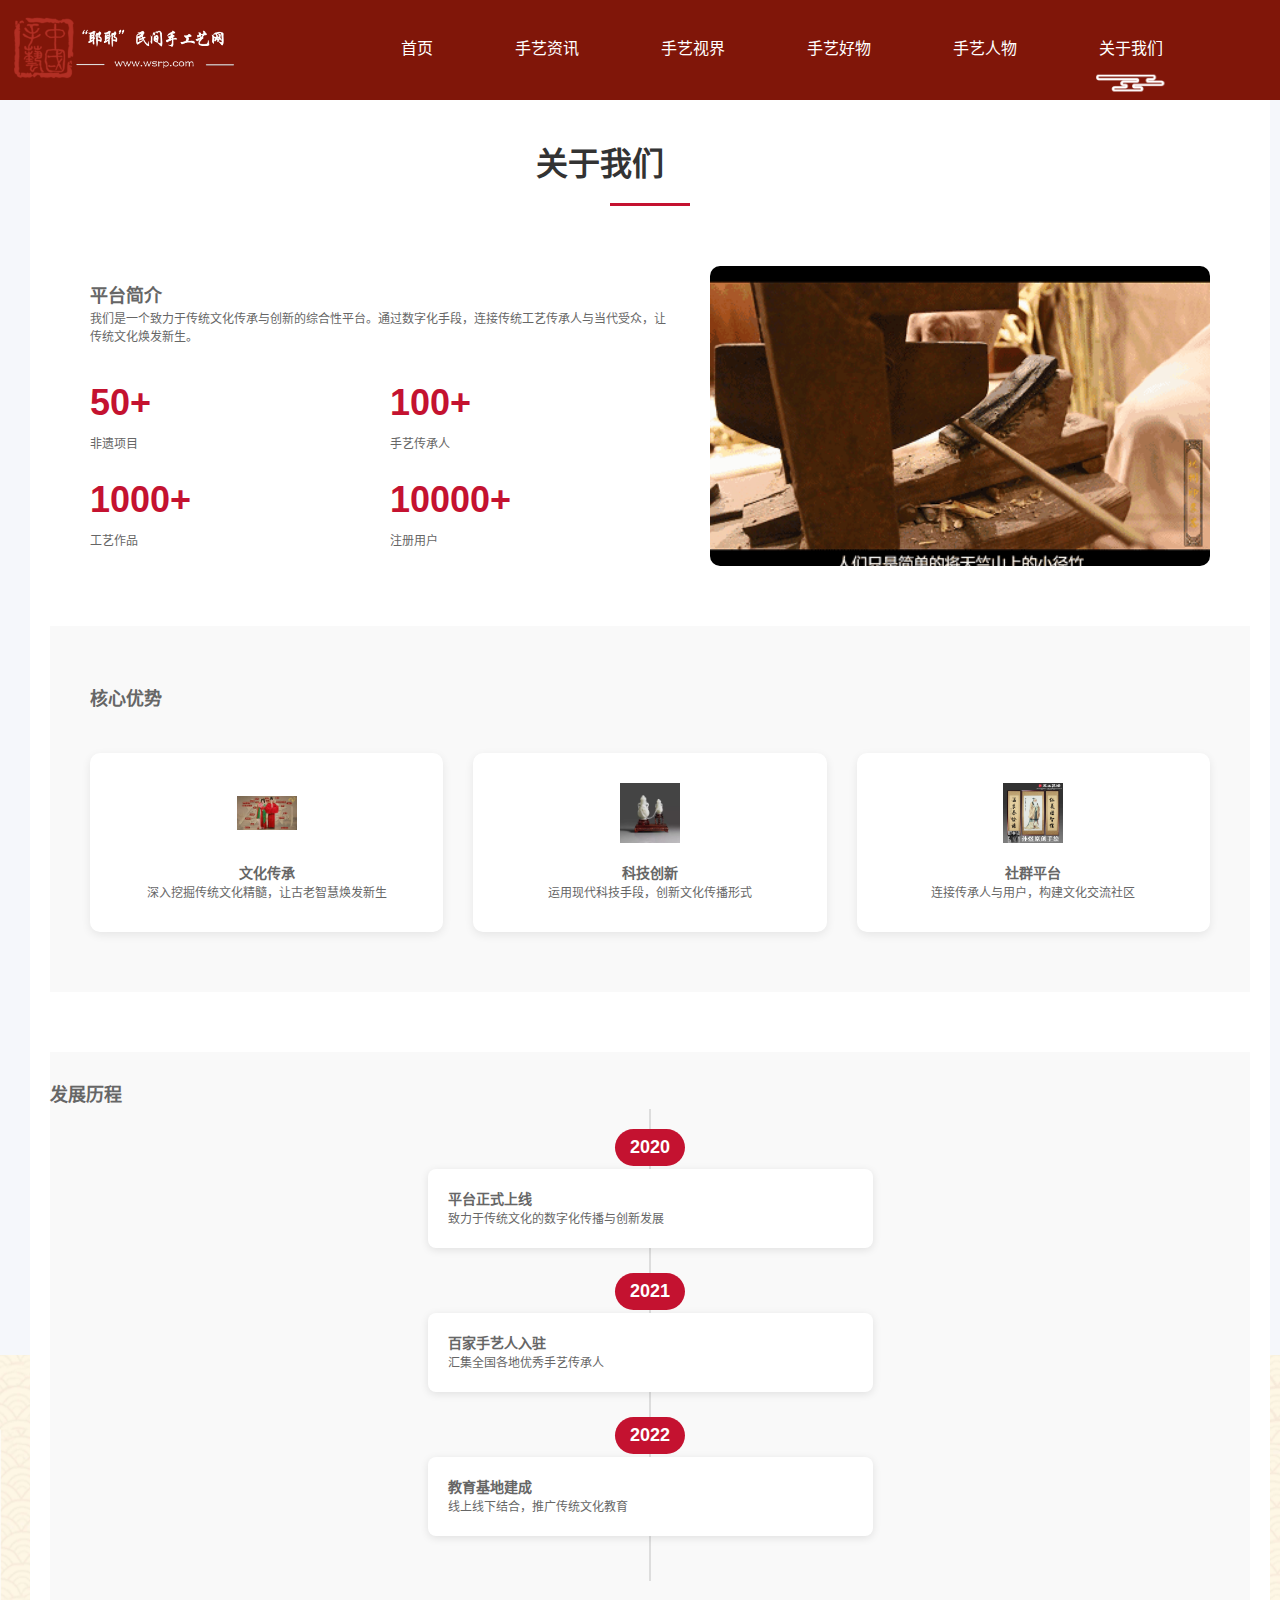
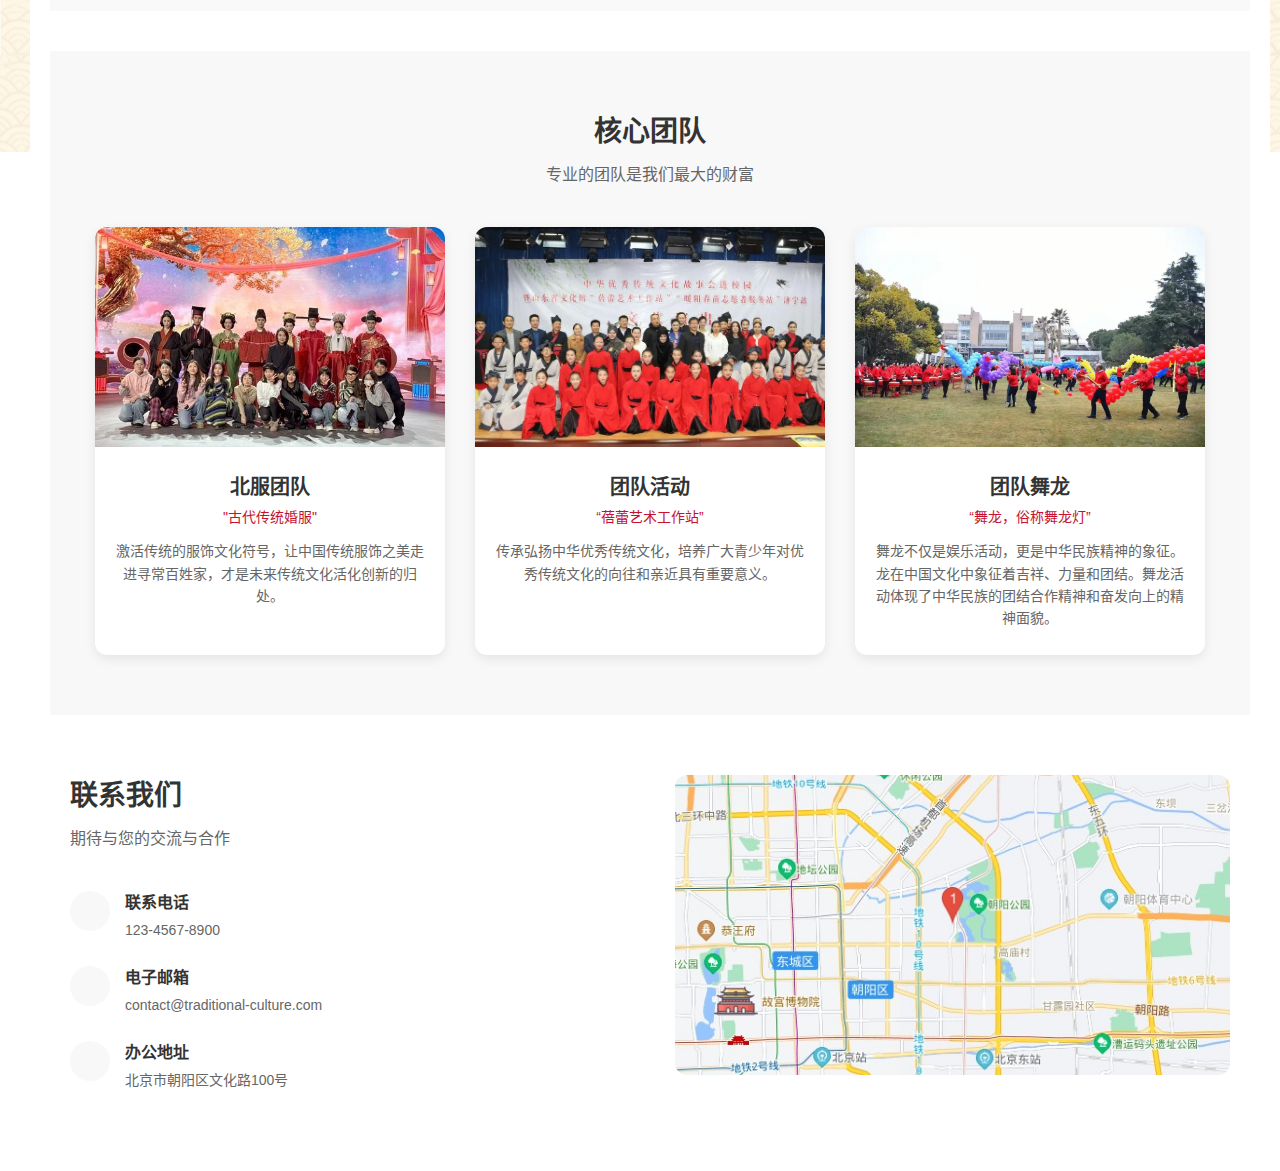
<file: subpage/关于我们.html>
<!DOCTYPE html>
<html lang="zh-CN">

<head>
    <meta charset="UTF-8">
    <meta http-equiv="X-UA-Compatible" content="IE=edge">
    <meta name="viewport" content="width=device-width, initial-scale=1.0">
    <title>关于我们 - 传统文化网站</title>
    <link rel="stylesheet" href="../css/css初始化.css">
    <link rel="stylesheet" href="../css/common.css">
    <link rel="stylesheet" href="../css/about.css">
    <link rel="stylesheet" href="../css/6.css">
</head>

<body>
    <!-- 头部部分 -->
    <div class="head clearfix">
        <!-- logo部分 -->
        <div class="logo">
            <img src="../img/logo.png" alt="logo">
        </div>
        <!-- 导航栏部分 -->
        <div class="nav">
            <ul class="clearfix">
                <li style="margin-left: 120px;"> <a href="../首页.html">首页</a> </li>
                <li> <a href="../subpage/手艺资讯.html">手艺资讯</a> </li>
                <li> <a href="../subpage/手艺视界.html">手艺视界</a> </li>
                <li> <a href="../subpage/手艺好物.html">手艺好物</a> </li>
                <li> <a href="../subpage/手艺人物.html">手艺人物</a> </li>
                <li> <a href="../subpage/关于我们.html">关于我们</a> </li>
                <i style="float: right;  padding: 37px 35px;;"> <a href="../subpage/注册.html"
                        style="font-size: 14px; color: #fff" target="_blank">注册/</a><a href="../subpage/登录.html"
                        style="font-size: 14px; color: #fff" target="_blank">登录</a>
                </i>
            </ul>
        </div>
    </div>
    <div class="content">
        <div class="main clearfix">
            <div class="about-container">
                <div class="about-header">
                    <h1>关于我们</h1>
                    <div class="header-line"></div>
                </div>
                
                <div class="about-content">
                    <!-- 平台简介部分 -->
                    <div class="platform-intro">
                        <div class="intro-content">
                            <div class="intro-text">
                                <h2>平台简介</h2>
                                <p>我们是一个致力于传统文化传承与创新的综合性平台。通过数字化手段，连接传统工艺传承人与当代受众，让传统文化焕发新生。</p>
                                <div class="platform-features">
                                    <div class="feature-item">
                                        <span class="feature-number">50+</span>
                                        <span>非遗项目</span>
                                    </div>
                                    <div class="feature-item">
                                        <span class="feature-number">100+</span>
                                        <span>手艺传承人</span>
                                    </div>
                                    <div class="feature-item">
                                        <span class="feature-number">1000+</span>
                                        <span>工艺作品</span>
                                    </div>
                                    <div class="feature-item">
                                        <span class="feature-number">10000+</span>
                                        <span>注册用户</span>
                                    </div>
                                </div>
                            </div>
                            <div class="intro-image">
                                <img src="../img/653.gif.crdownload" alt="平台介绍">
                            </div>
                        </div>
                    </div>

                    <!-- 核心优势 -->
                    <div class="advantages-section">
                        <h2>核心优势</h2>
                        <div class="advantages-grid">
                            <div class="advantage-item">
                                <div class="advantage-icon">
                                    <img src="../img/opus64.webp" alt="文化传承">
                                </div>
                                <h3>文化传承</h3>
                                <p>深入挖掘传统文化精髓，让古老智慧焕发新生</p>
                            </div>
                            <div class="advantage-item">
                                <div class="advantage-icon">
                                    <img src="../img/opus64.jpg" alt="科技创新">
                                </div>
                                <h3>科技创新</h3>
                                <p>运用现代科技手段，创新文化传播形式</p>
                            </div>
                            <div class="advantage-item">
                                <div class="advantage-icon">
                                    <img src="../img/opus49.webp" alt="社群平台">
                                </div>
                                <h3>社群平台</h3>
                                <p>连接传承人与用户，构建文化交流社区</p>
                            </div>
                        </div>
                    </div>

                    <!-- 发展历程 -->
                    <div class="timeline-section">
                        <h2>发展历程</h2>
                        <div class="timeline">
                            <div class="timeline-item">
                                <div class="year">2020</div>
                                <div class="event">
                                    <h3>平台正式上线</h3>
                                    <p>致力于传统文化的数字化传播与创新发展</p>
                                </div>
                            </div>
                            <div class="timeline-item">
                                <div class="year">2021</div>
                                <div class="event">
                                    <h3>百家手艺人入驻</h3>
                                    <p>汇集全国各地优秀手艺传承人</p>
                                </div>
                            </div>
                            <div class="timeline-item">
                                <div class="year">2022</div>
                                <div class="event">
                                    <h3>教育基地建成</h3>
                                    <p>线上线下结合，推广传统文化教育</p>
                                </div>
                            </div>
                        </div>
                    </div>

                    <!-- 团队介绍 -->
                    <div class="team-section">
                        <h2>核心团队</h2>
                        <p class="section-desc">专业的团队是我们最大的财富</p>
                        <div class="team-members">
                            <div class="member">
                                <div class="member-avatar">
                                    <img src="../img/650.gif" alt="团队成员">
                                </div>
                                <div class="member-info">
                                    <h3>北服团队</h3>
                                    <span class="member-title">"古代传统婚服"</span>
                                    <p class="member-desc">激活传统的服饰文化符号，让中国传统服饰之美走进寻常百姓家，才是未来传统文化活化创新的归处。</p>
                                </div>
                            </div>
                            <div class="member">
                                <div class="member-avatar">
                                    <img src="../img/651.gif" alt="团队成员">
                                </div>
                                <div class="member-info">
                                    <h3>团队活动</h3>
                                    <span class="member-title">“蓓蕾艺术工作站”</span>
                                    <p class="member-desc">传承弘扬中华优秀传统文化，培养广大青少年对优秀传统文化的向往和亲近具有重要意义。</p>
                                </div>
                            </div>
                            <div class="member">
                                <div class="member-avatar">
                                    <img src="../img/652.gif" alt="团队成员">
                                </div>
                                <div class="member-info">
                                    <h3>团队舞龙</h3>
                                    <span class="member-title">“舞龙，俗称舞龙灯”</span>
                                    <p class="member-desc">舞龙不仅是娱乐活动，更是中华民族精神的象征。龙在中国文化中象征着吉祥、力量和团结。舞龙活动体现了中华民族的团结合作精神和奋发向上的精神面貌。</p>
                                </div>
                            </div>
                        </div>
                    </div>

                    <!-- 联系我们 -->
                    <div class="contact-section">
                        <div class="contact-wrapper">
                            <div class="contact-left">
                                <h2>联系我们</h2>
                                <p class="contact-desc">期待与您的交流与合作</p>
                                <div class="contact-info">
                                    <div class="info-item">
                                        <div class="info-icon">
                                            <i class="icon-phone"></i>
                                        </div>
                                        <div class="info-content">
                                            <h4>联系电话</h4>
                                            <p>123-4567-8900</p>
                                        </div>
                                    </div>
                                    <div class="info-item">
                                        <div class="info-icon">
                                            <i class="icon-email"></i>
                                        </div>
                                        <div class="info-content">
                                            <h4>电子邮箱</h4>
                                            <p>contact@traditional-culture.com</p>
                                        </div>
                                    </div>
                                    <div class="info-item">
                                        <div class="info-icon">
                                            <i class="icon-address"></i>
                                        </div>
                                        <div class="info-content">
                                            <h4>办公地址</h4>
                                            <p>北京市朝阳区文化路100号</p>
                                        </div>
                                    </div>
                                </div>
                            </div>
                            <div class="contact-right">
                                <div class="contact-map">
                                    <img src="../img/649.GIF" alt="地图">
                                </div>
                            </div>
                        </div>
                    </div>
                </div>
            </div>
        </div>
    </div>
</body>

</html>
</file>
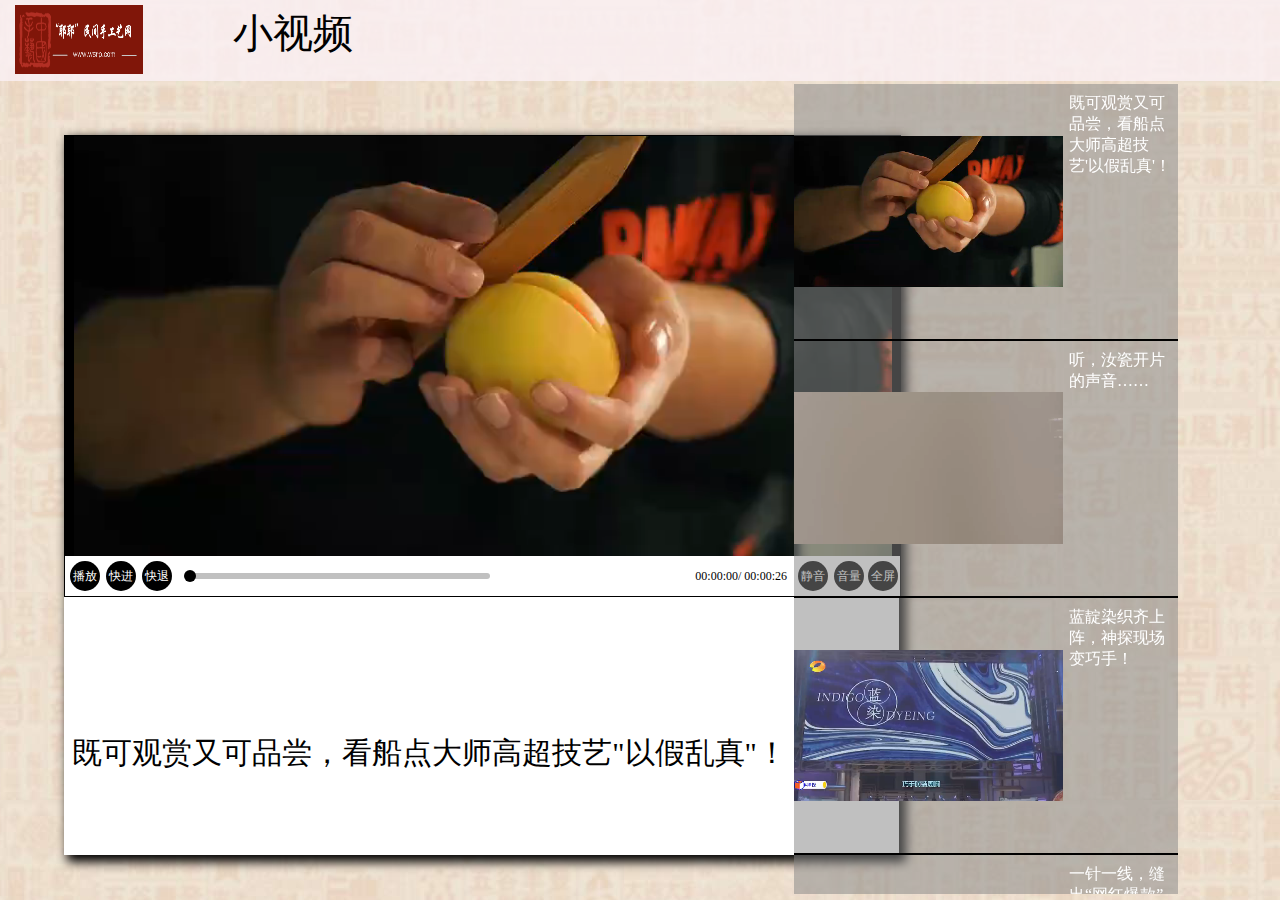
<file: subpage/小视频.html>
<!DOCTYPE html>
<html lang="zh">

<head>
    <meta charset="utf-8" />
    <title>小视频</title>
    <link rel="stylesheet" href="../css/player.css">
    <script type="text/javascript">
        function init() {
            window.a = ["手艺云课堂", "既可观赏又可品尝，看船点大师高超技艺'以假乱真'！", "手艺云课堂", "听，汝瓷开片的声音……", "手艺云课堂", "蓝靛染织齐上阵，神探现场变巧手！", "手艺云课堂", "一针一线，缝出“网红爆款”——唐昌布鞋"];
            window.late = document.getElementById("d");		//创建一个全		局变量late用于保存上次播放的电影
            window.late_1 = document.getElementById("d");		//创建一个全局变量late_1用于保存上次悬浮的div
            for (window.i = 1; i < 5; i++) {			//window.变量名：定义全局变量
                var video = document.createElement("video");		//创建一个电影并复制src
                video.src = "../media/" + i + ".mp4";
                d();
                shipin(video);
                text(window.a[i]);
            }
        }

        function d() {
            window.div = document.createElement("div");		//创建电影栏目div用于保存一个电影信息
            div.setAttribute("id", i);					//setAttribute() ：方法添加指定的属性，并为其赋指定的值。
            document.getElementById("selector").appendChild(div);

            window.div.onmouseover = function () {			//鼠标悬浮事件
                if (this != window.late)			//避免鼠标移到正在播放的电影栏目
                    this.style.backgroundColor = "cadetblue";
                window.late_1 = this;
            }
            window.div.onmouseleave = function () {			//鼠标离开事件
                if (window.late != window.late_1)	//避免在离开正在播放的电影栏目时也会恢复其背景色
                    window.late_1.style.backgroundColor = "transparent";
            }
        }

        function shipin(video) {
            window.div.appendChild(video);
            window.div.onclick = function () {				//电影栏目的		onclick事件
                document.getElementById("video").src = video.src;
                window.late.style.backgroundColor = "transparent";		//将前一个电影背景色恢复
                this.style.backgroundColor = "#808080";					//将当前选中的电影背景色改变
                document.getElementById("name").innerHTML = a[this.id * 2 - 1]; //动态改变视频名称
                document.getElementById("author").innerHTML = a[this.id * 2 - 2];	//动态改变视频作者
                window.late = this;						//更新late变量
            }
        }

        function text(map) {
            var div2 = document.createElement("div");				//电影的说明文字
            div2.innerHTML = window.a[i * 2 - 1];			//a数组每两个元素存放一个视频的信息（作者、视频名）
            window.div.appendChild(div2);
        }
    </script>

</head>

<body onload="init()">
    <h1 style="text-indent: -9999"></h1>
    <div id="titleBar">
        <a href="../index.html" target="_blank"><img class="logo" src="../img/logo.png" /></a>
        <p class="name">小视频</p>
    </div>
    <div id="player">
        <div class="video">
            <video id="video" src="../media/1.mp4" autoplay="autoplay"></video>
            <div class="controls">
                <div class="play" style="cursor: pointer;">播放</div>
                <div class="go" style="cursor: pointer;">快进</div>
                <div class="back" style="cursor: pointer;">快退</div>
                <div class="progress">
                    <div class="progressInner">
                    </div>
                    <span class="circle"></span>
                </div>
                <div class="time">
                    <span class="nowTime">00:00:00</span>/
                    <span class="allTime">00:00:26</span>
                </div>
                <div class="mute" data-num="0" style="cursor: pointer;">静音</div>
                <div class="volume" style="cursor: pointer;">音量</div>
                <div class="allScreen" style="cursor: pointer;">全屏</div>
                <input type="range" value="0" min="0" max="100" id="range" orient="vertical">
            </div>
        </div>
        <div id="name">既可观赏又可品尝，看船点大师高超技艺"以假乱真"！</div>
        <div id="author"></div>
    </div>

    <div id="selector"></div>
    <div id="d" style="width: 0px; height: 0px;"></div> <!--定义一个空的div是为了js里面为对象变量初始化-->
    <script src="../js/player.js"></script>
</body>

</html>
</file>
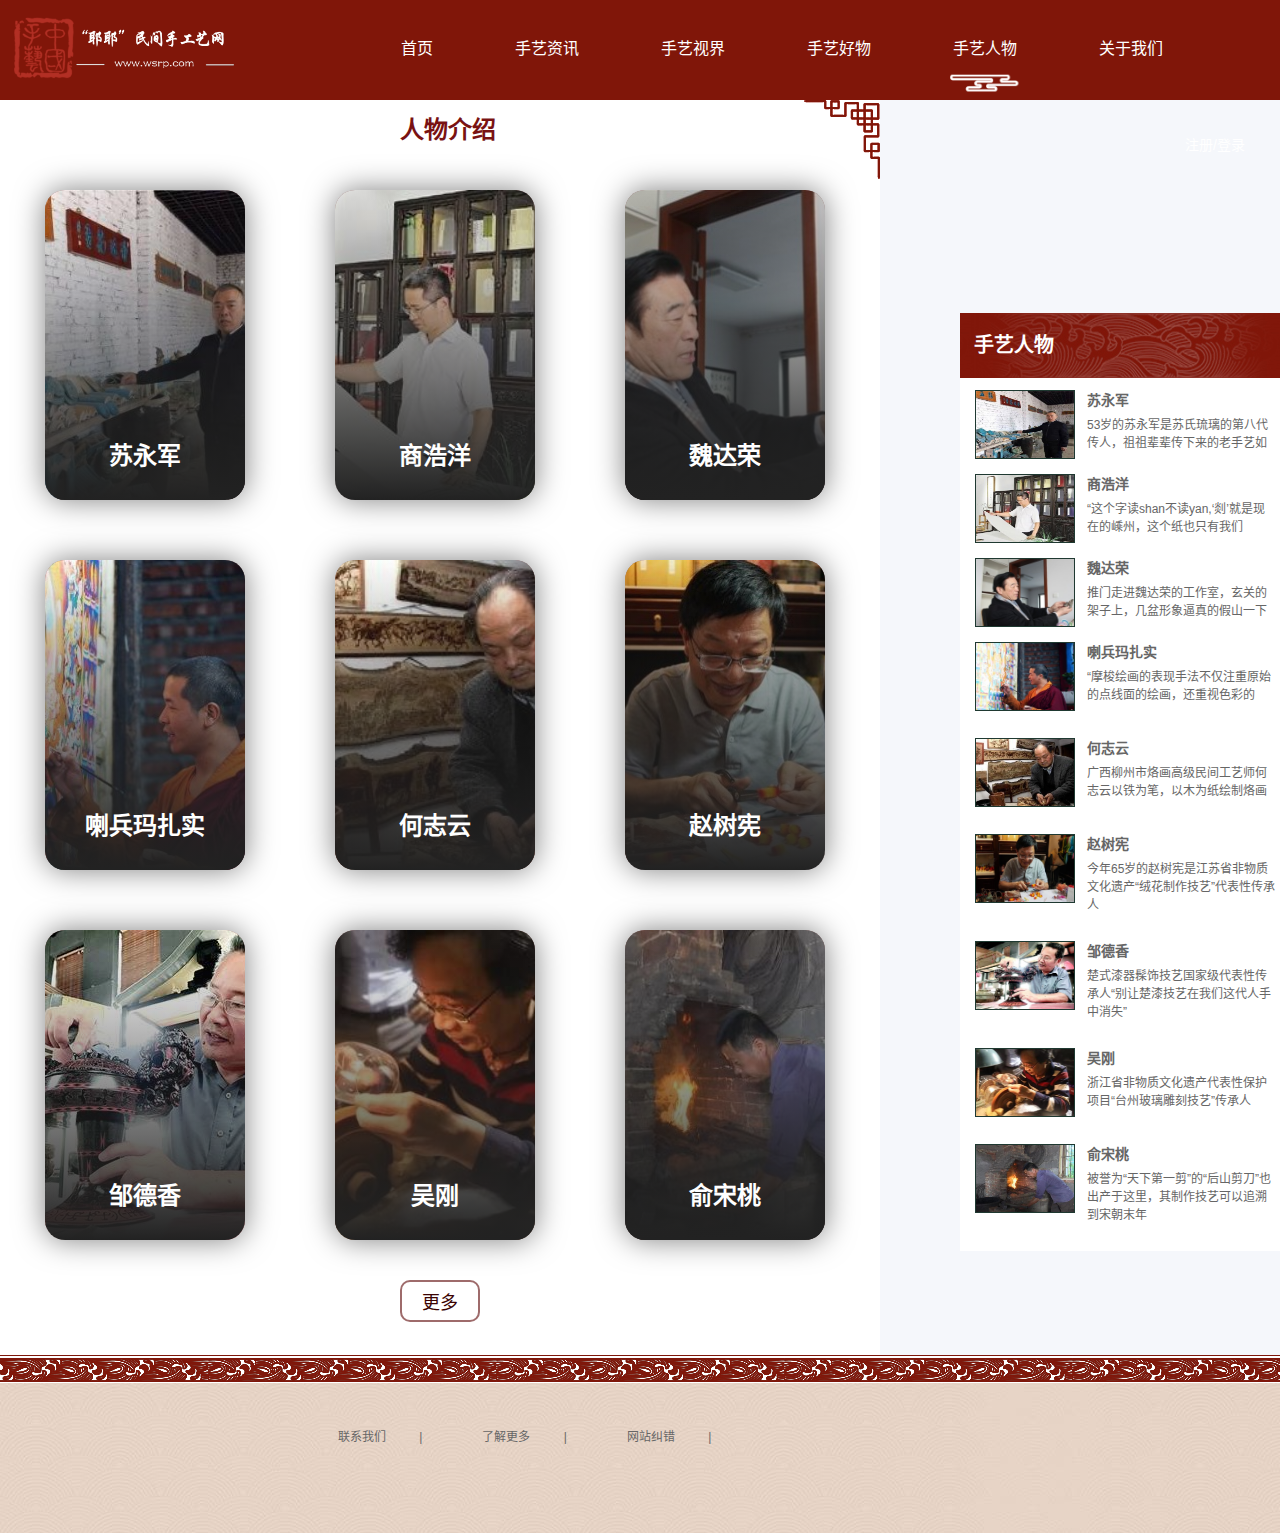
<file: subpage/手艺人物.html>
<!DOCTYPE html>
<html lang="zh-CN">

<head>
    <meta charset="UTF-8">
    <meta http-equiv="X-UA-Compatible" content="IE=edge">
    <meta name="viewport" content="width=device-width, initial-scale=1.0">
    <title>手艺人物</title>
    <link rel="stylesheet" href="../css/css初始化.css">
    <link rel="stylesheet" href="../css/common.css">
    <link rel="stylesheet" href="../css/character.css">
</head>

<body>
    <!-- 头部部分 -->
    <div class="head clearfix">
        <!-- logo部分 -->
        <div class="logo">
            <img src="../img/logo.png" alt="logo">
        </div>
        <!-- 导航栏部分 -->
        <div class="nav">
            <ul class="clearfix">
                <li style="margin-left: 120px;"> <a href="../首页.html">首页</a> </li>
                <li> <a href="../subpage/手艺资讯.html">手艺资讯</a> </li>
                <li> <a href="../subpage/手艺视界.html">手艺视界</a> </li>
                <li> <a href="../subpage/手艺好物.html">手艺好物</a> </li>
                <li> <a href="../subpage/手艺人物.html">手艺人物</a> </li>
                <li> <a href="../subpage/关于我们.html">关于我们</a> </li>
                <i style="float: right;  padding: 37px 35px;;"> <a href="../subpage/注册.html"
                        style="font-size: 14px; color: #fff" target="_blank">注册/</a><a href="../subpage/登录.html"
                        style="font-size: 14px; color: #fff" target="_blank">登录</a>
                </i>
            </ul>
        </div>
    </div>
    <div class="content">
        <div class="main clearfix">
            <div class="cards clearfix">
                <h1>人物介绍</h1>
                <div class="card">
                    <div class="photo">
                        <img src="../img/character1.jpg" />
                    </div>
                    <h1>苏永军</h1>
                    <h2>琉璃烧制技艺传承人</h2>
                    <p>53岁的苏永军是苏氏琉璃的第八代传人，祖祖辈辈传下来的老手艺如今在苏永军的手中焕发新生机。出访埃及的经历，让这一传承600余年的皇宫工艺走向国际，传递着悠久的中国传统文化。</p>
                    <a href="#">了解更多</a>
                </div>

                <div class="card">
                    <div class="photo">
                        <img src="../img/character2.jpg" />
                    </div>
                    <h1>商浩洋</h1>
                    <h2>让失传的剡藤纸重现于世</h2>
                    <p>“这个字读shan，不读yan，‘剡’就是现在的嵊州，这个纸也只有我们这儿才有”“小王，你赶紧给北京发5箱纸过去，那边催得急”……近来，嵊州市奇丽科技有限公司总经理商浩洋的电话被打爆了。如此忙碌的场景，缘于此前热播的网剧《长安十二时辰》。
                    </p>
                    <a href="#">了解更多</a>
                </div>

                <div class="card">
                    <div class="photo">
                        <img src="../img/character3.jpg" />
                    </div>
                    <h1>魏达荣</h1>
                    <h2>孟河斧劈石盆景制作</h2>
                    <p>推门走进魏达荣的工作室，玄关的架子上，几盆形象逼真的假山一下子把我们吸引住了：大大小小的石块粘连成一个整体，高低错落，再附以亭台楼阁，小桥流水，平面上看到的山水画，竟匠心独运地通过立体的方式呈现了出来。
                    </p>
                    <a href="#">了解更多</a>
                </div>

                <div class="card">
                    <div class="photo">
                        <img src="../img/character4.jpg" />
                    </div>
                    <h1>喇兵玛扎实</h1>
                    <h2>摩梭绘画</h2>
                    <p>“摩梭绘画的表现手法不仅注重原始的点线面的绘画，还重视色彩的搭配，通过红、绿、黄、白、蓝五种色彩的搭配，表现出庄重、喜庆、吉祥等理念。”28日，记者来到四川省泸沽湖景区内一处普通的四合院里，“80后”摩梭画师喇兵玛扎实正手拿着画笔，蘸取矿物质粉做成的特殊颜料，一笔一笔在画布上细细描摹，为即将送往当地雍仲林寺庙的唐卡画《佛祖》做最后“补色”的工序。
                    </p>
                    <a href="#">了解更多</a>
                </div>

                <div class="card">
                    <div class="photo">
                        <img src="../img/character5.jpg" />
                    </div>
                    <h1>何志云</h1>
                    <h2>广西烙画高级民间工艺师</h2>
                    <p>广西柳州市烙画高级民间工艺师何志云以铁为笔，以木为纸，绘制烙画。其潜心钻研烙画数十载，传承民间技艺，绘制出家乡城市变迁。</p>
                    <a href="#">了解更多</a>
                </div>

                <div class="card">
                    <div class="photo">
                        <img src="../img/character6.jpg" />
                    </div>
                    <h1>赵树宪</h1>
                    <h2>“绒花制作技艺”传承人</h2>
                    <p>今年65岁的赵树宪是江苏省非物质文化遗产“绒花制作技艺”代表性传承人，从事绒花制作40余年。据赵树宪介绍，制作绒花的主要材料是蚕丝，制作过程主要有“勾条”“打尖”“传花”等步骤。绒花的造型多取自民间喜闻乐见的事物。赵树宪在坚守传统技艺的同时，将作品融入时尚元素，作品生动、大气，受到广泛欢迎。“现在手工艺绒花的市场非常好，希望能够有更多相关的政策支持和帮助”，赵树宪希望有更多的年轻人将手艺作为职业，让手工艺绒花能够品牌化、产业化，真正做到“以产养遗”，将非遗技艺更好地传承和发展下去。
                    </p>
                    <a href="#">了解更多</a>
                </div>

                <div class="card">
                    <div class="photo">
                        <img src="../img/character7.jpg" />
                    </div>
                    <h1>邹德香</h1>
                    <h2>中国漆器工艺的楚式漆器</h2>
                    <p>代表中国漆器工艺高峰的楚式漆器，目前从业人员仅20余人，且还在不断减少。楚式漆器髹饰技艺国家级代表性传承人邹德香已年过七旬，他这辈子最大的希望就是“别让楚漆技艺在我们这代人手中消失”。</p>
                    <a href="#">了解更多</a>
                </div>

                <div class="card">
                    <div class="photo">
                        <img src="../img/character8.jpg" />
                    </div>
                    <h1>吴刚</h1>
                    <h2>台州玻璃雕刻技艺</h2>
                    <p>“1997年香港回归，我父亲雕刻了《九龙庆回归》；1999年澳门回归，我与父亲一起雕刻《荷花醒狮》……我们以砂轮作笔，用玻璃作画，见证祖国发展。”近日，浙江省非物质文化遗产代表性保护项目“台州玻璃雕刻技艺”传承人吴刚接受中新网专访时如是说。
                    </p>
                    <a href="#">了解更多</a>
                </div>

                <div class="card">
                    <div class="photo">
                        <img src="../img/character9.jpg" />
                    </div>
                    <h1>俞宋桃</h1>
                    <h2>“后山剪刀”</h2>
                    <p>说起安徽宣城，人们可能会立刻想起宣纸、宣笔，但可能很多人不知道，被誉为“天下第一剪”的“后山剪刀”也出产于这里，其制作技艺可以追溯到宋朝末年，并在上世纪八十年代达到鼎盛时期，年产量可达二百多万把。如今，虽然曾经驰名中外的“后山剪刀厂”已不复存在，但厂里的老职工们却在自家开设家庭式小作坊，坚守着这门古老的传统制剪工艺。
                    </p>
                    <a href="#">了解更多</a>
                </div>
                <button class="button" id="button">更多</button>
                <div id="layer">
                    <div class="layer-title">提示</div>
                    <div class="layer-content">本页面暂无更多信息</div>
                    <span class="layer-close">&times;</span>
                    <div class="layer-btn">
                        <a class="btn btn-cancel">取消</a>
                        <a class="btn btn-open">确认</a>
                    </div>
                </div>
            </div>
            <div class="character">
                <div class="character_header">
                    <h3>
                        <strong>手艺人物</strong>
                    </h3>
                </div>
                <div class="character_content">
                    <ul>
                        <li style="padding-top: 12px;">
                            <img src="../img/character1.jpg" alt="苏永军">
                            <div class="character_1">
                                <h4>苏永军</h4>
                                <p>53岁的苏永军是苏氏琉璃的第八代传人，祖祖辈辈传下来的老手艺如
                                </p>
                            </div>
                        </li>
                        <li>
                            <img src="../img/character2.jpg" alt="商浩洋">
                            <div class="character_2">
                                <h4>商浩洋</h4>
                                <p>“这个字读shan不读yan,‘剡’就是现在的嵊州，这个纸也只有我们
                                </p>
                            </div>
                        </li>
                        <li>
                            <img src="../img/character3.jpg" alt="魏达荣">
                            <div class="character_3">
                                <h4>魏达荣</h4>
                                <p>推门走进魏达荣的工作室，玄关的架子上，几盆形象逼真的假山一下
                                </p>
                            </div>
                        </li>
                        <li style="padding-bottom: 12px;">
                            <img src="../img/character4.jpg" alt="喇兵玛扎实">
                            <div class="character_4">
                                <h4>喇兵玛扎实</h4>
                                <p>“摩梭绘画的表现手法不仅注重原始的点线面的绘画，还重视色彩的
                                </p>
                            </div>
                        </li>
                        <li style="padding-bottom: 12px;">
                            <img src="../img/character5.jpg" alt="喇兵玛扎实">
                            <div class="character_4">
                                <h4>何志云</h4>
                                <p>广西柳州市烙画高级民间工艺师何志云以铁为笔，以木为纸绘制烙画
                                </p>
                            </div>
                        </li>
                        <li style="padding-bottom: 12px;">
                            <img src="../img/character6.jpg" alt="喇兵玛扎实">
                            <div class="character_4">
                                <h4>赵树宪</h4>
                                <p>今年65岁的赵树宪是江苏省非物质文化遗产“绒花制作技艺”代表性传承人
                                </p>
                            </div>
                        </li>
                        <li style="padding-bottom: 12px;">
                            <img src="../img/character7.jpg" alt="喇兵玛扎实">
                            <div class="character_4">
                                <h4>邹德香</h4>
                                <p>楚式漆器髹饰技艺国家级代表性传承人“别让楚漆技艺在我们这代人手中消失”
                                </p>
                            </div>
                        </li>
                        <li style="padding-bottom: 12px;">
                            <img src="../img/character8.jpg" alt="喇兵玛扎实">
                            <div class="character_4">
                                <h4>吴刚</h4>
                                <p>浙江省非物质文化遗产代表性保护项目“台州玻璃雕刻技艺”传承人
                                </p>
                            </div>
                        </li>
                        <li style="padding-bottom: 12px;">
                            <img src="../img/character9.jpg" alt="喇兵玛扎实">
                            <div class="character_4">
                                <h4>俞宋桃</h4>
                                <p>被誉为“天下第一剪”的“后山剪刀”也出产于这里，其制作技艺可以追溯到宋朝末年
                                </p>
                            </div>
                        </li>
                    </ul>
                </div>
            </div>
        </div>
        <!-- 页脚开始 -->
        <div class="foot_bg"></div>
        <footer>
            <div class="footer">
                <div class="others">
                    <ul>
                     
                        <li>联系我们 <em>|</em> </li>
                        <li>了解更多 <em>|</em> </li>
                        <li>网站纠错 <em>|</em> </li>
                    </ul>
                </div>
            </div>
        </footer>
        <!-- 页脚结束 -->

        <!-- 返回顶部 -->
        <div class="returnTop" id="btn">
            <i class="aui-iconfont aui-icon-top" onclick="scrollToTop()"><img src="../img/topback.png" alt=""></i>
        </div>
</body>
<script src="../js/scrolltopcontrol.js"></script>
<script src="../js/layer.js"></script>

</html>
</file>
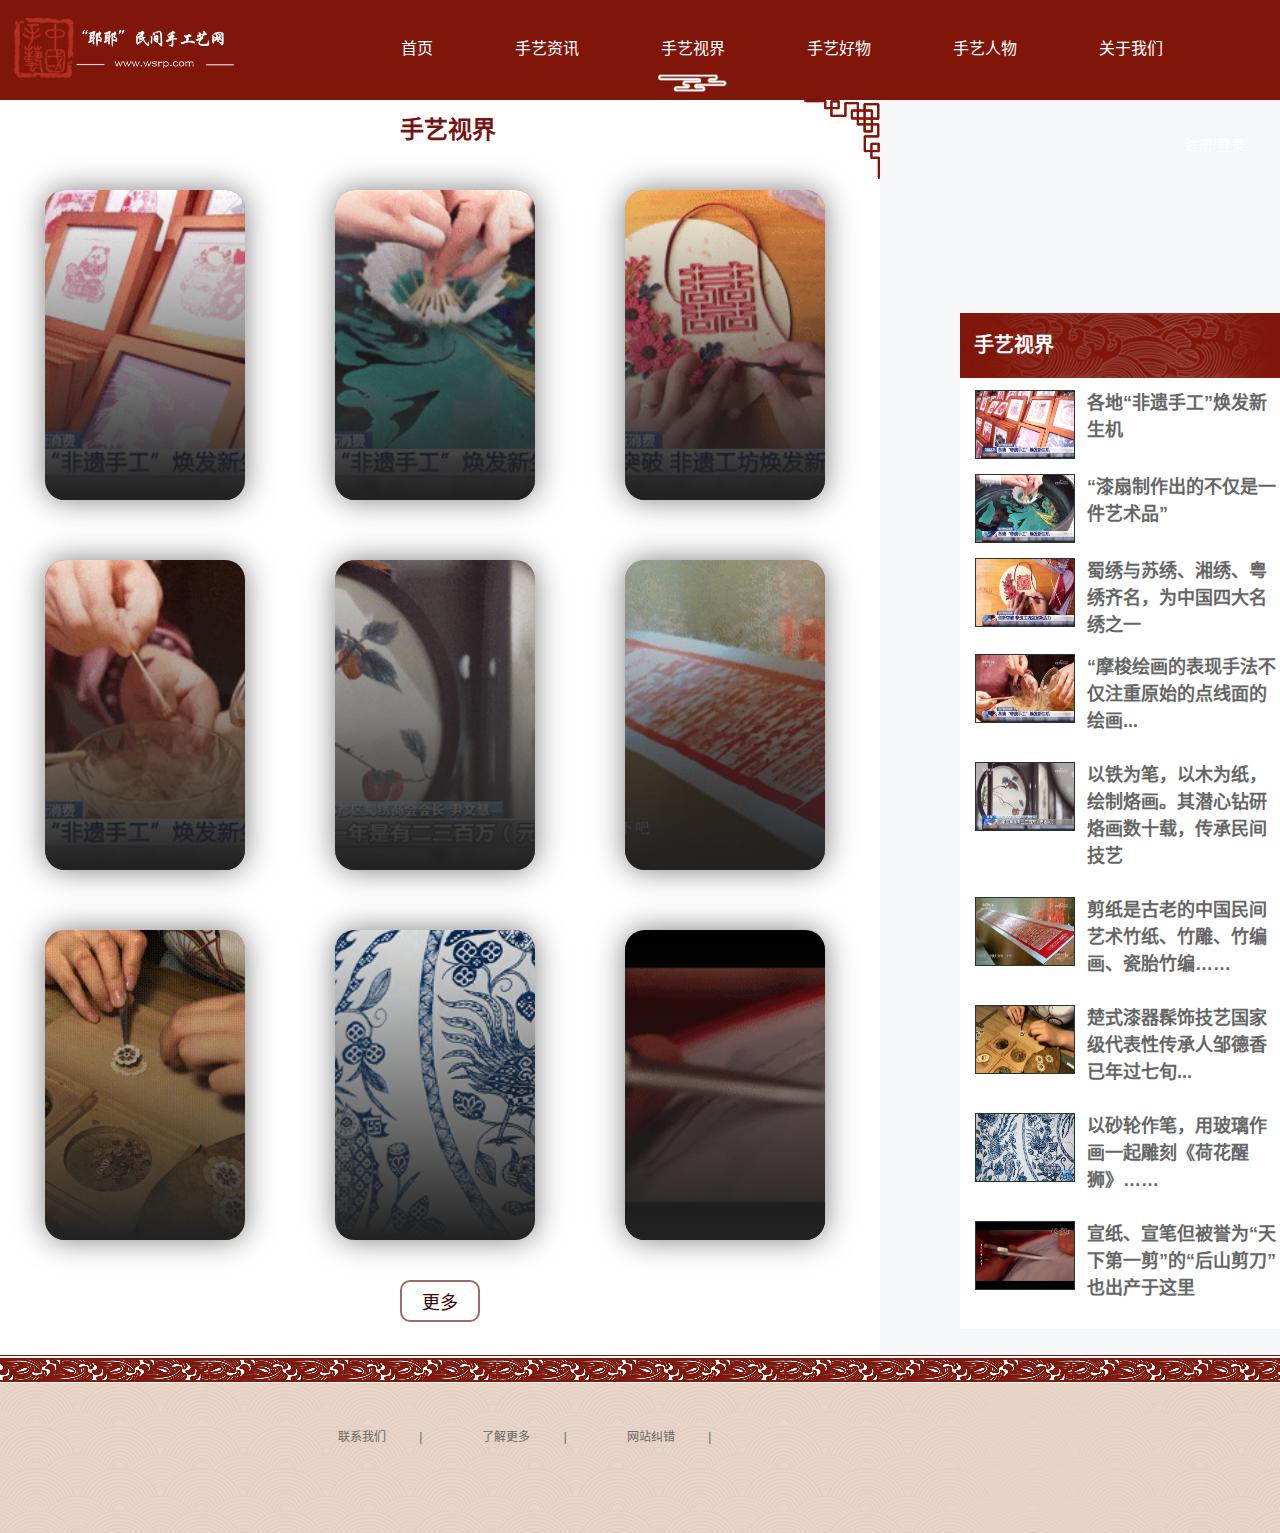
<file: subpage/手艺视界.html>
<!DOCTYPE html>
<html lang="zh-CN">

<head>
<meta charset="UTF-8">
<meta http-equiv="X-UA-Compatible" content="IE=edge">
<meta name="viewport" content="width=device-width, initial-scale=1.0">
<title>手艺视界</title>
<link rel="stylesheet" href="../css/css初始化.css">
<link rel="stylesheet" href="../css/common.css">
<link rel="stylesheet" href="../css/horizon.css">
</head>

<body>
<!-- 头部部分 -->
<div class="head clearfix">
<!-- logo部分 -->
<div class="logo">
<img src="../img/logo.png" alt="logo">
</div>
<!-- 导航栏部分 -->
<div class="nav">
<ul class="clearfix">
<li style="margin-left: 120px;"> <a href="../首页.html">首页</a> </li>
<li> <a href="../subpage/手艺资讯.html" >手艺资讯</a> </li>
<li> <a href="../subpage/手艺视界.html">手艺视界</a> </li>
<li> <a href="../subpage/手艺好物.html" >手艺好物</a> </li>
<li> <a href="../subpage/手艺人物.html" >手艺人物</a> </li>
<li> <a href="../subpage/关于我们.html">关于我们</a> </li>
<i style="float: right;  padding: 37px 35px;;"> <a href="../subpage/注册.html"
style="font-size: 14px; color: #fff" target="_blank">注册/</a><a href="../subpage/登录.html"
style="font-size: 14px; color: #fff" target="_blank">登录</a>
</i>
</ul>
</div>
</div>
<div class="content">
<div class="main clearfix">
<div class="cards clearfix">

<h1>手艺视界</h1>
<div class="card">
<div class="photo">
<img src="../img/640.gif" />
</div>
<h2>各地“非遗手工”焕发新生机</h2>
<a href="#">了解更多</a>
</div>

<div class="card">
<div class="photo">
<img src="../img/641.gif" />
</div>
<h2>“漆扇制作出的不仅是一件艺术品，它代表了中国古代文人的风雅情趣，也展现了中华民族对美好生活追求和向往。”</h2>
<a href="#">了解更多</a>
</div>

<div class="card">
<div class="photo">
<img src="../img/642.gif" />
</div>
<h2>蜀绣，是巴蜀地区流行的一种民间工艺又名“川绣”，与苏绣、湘绣、粤绣齐名，为中国四大名绣之一</h2>
<a href="#">了解更多</a>
</div>

<div class="card">
<div class="photo">
<img src="../img/643.gif" />
</div>
<h1></h1>
<h2>摩梭绘画</h2>
<p>“摩梭绘画的表现手法不仅注重原始的点线面的绘画，还重视色彩的搭配，通过红、绿、黄、白、蓝五种色彩的搭配，表现出庄重、喜庆、吉祥等理念。”28日，记者来到四川省泸沽湖景区内一处普通的四合院里，“80后”摩梭画师喇兵玛扎实正手拿着画笔，蘸取矿物质粉做成的特殊颜料，一笔一笔在画布上细细描摹，为即将送往当地雍仲林寺庙的唐卡画《佛祖》做最后“补色”的工序。
</p>
<a href="#">了解更多</a>
</div>

<div class="card">
<div class="photo">
<img src="../img/644.gif" />
</div>
<h1></h1>
<h2>广西烙画高级民间工艺师</h2>
<p>广西柳州市烙画高级民间工艺师何志云以铁为笔，以木为纸，绘制烙画。其潜心钻研烙画数十载，传承民间技艺，绘制出家乡城市变迁。</p>
<a href="#">了解更多</a>
</div>

<div class="card">
<div class="photo">
<img src="../img/645.gif" />
</div>
<h2>剪纸是古老的中国民间艺术，这幅长17米的巨幅剪纸《上海民谣》，竹纸、竹雕、竹编画、瓷胎竹编……在四川，熊猫也可以是竹子做的。</h2>
<a href="#">了解更多</a>
</div>

<div class="card">
<div class="photo">
<img src="../img/646.gif" />
</div>
<h1></h1>
<h2>中国漆器工艺的楚式漆器</h2>
<p>代表中国漆器工艺高峰的楚式漆器，目前从业人员仅20余人，且还在不断减少。楚式漆器髹饰技艺国家级代表性传承人邹德香已年过七旬，他这辈子最大的希望就是“别让楚漆技艺在我们这代人手中消失”。</p>
<a href="#">了解更多</a>
</div>

<div class="card">
<div class="photo">
<img src="../img/647.gif" />
</div>
<h1></h1>
<h2>台州玻璃雕刻技艺</h2>
<p>“1997年香港回归，我父亲雕刻了《九龙庆回归》；1999年澳门回归，我与父亲一起雕刻《荷花醒狮》……我们以砂轮作笔，用玻璃作画，见证祖国发展。”近日，浙江省非物质文化遗产代表性保护项目“台州玻璃雕刻技艺”传承人吴刚接受中新网专访时如是说。
</p>
<a href="#">了解更多</a>
</div>

<div class="card">
<div class="photo">
<img src="../img/648.gif" />
</div>
<h1></h1>
<h2>“后山剪刀”</h2>
<p>说起安徽宣城，人们可能会立刻想起宣纸、宣笔，但可能很多人不知道，被誉为“天下第一剪”的“后山剪刀”也出产于这里，其制作技艺可以追溯到宋朝末年，并在上世纪八十年代达到鼎盛时期，年产量可达二百多万把。如今，虽然曾经驰名中外的“后山剪刀厂”已不复存在，但厂里的老职工们却在自家开设家庭式小作坊，坚守着这门古老的传统制剪工艺。
</p>
<a href="#">了解更多</a>
</div>
<button class="button" id="button">更多</button>
<div id="layer">
<div class="layer-title">提示</div>
<div class="layer-content">本页面暂无更多信息</div>
<span class="layer-close">&times;</span>
<div class="layer-btn">
<a class="btn btn-cancel">取消</a>
<a class="btn btn-open">确认</a>
</div>
</div>
</div>
<div class="character">
<div class="character_header">
<h3>
<strong>手艺视界</strong>
</h3>
</div>
<div class="character_content">
<ul>
<li style="padding-top: 12px;">
    <img src="../img/640.gif">
    <div class="character_1">
        <h2>各地“非遗手工”焕发新生机</h2>
    </div>
</li>
<li>
    <img src="../img/641.gif">
    <div class="character_2">
        <h2>“漆扇制作出的不仅是一件艺术品”</h2>
    </div>
</li>
<li>
    <img src="../img/642.gif">
    <div class="character_3">
        <h2>蜀绣与苏绣、湘绣、粤绣齐名，为中国四大名绣之一</h2>
    </div>
</li>
<li style="padding-bottom: 12px;">
    <img src="../img/643.gif">
    <div class="character_4">
        <h2>“摩梭绘画的表现手法不仅注重原始的点线面的绘画...</h2>
    </div>
</li>
<li style="padding-bottom: 12px;">
    <img src="../img/644.gif">
    <div class="character_4">
        <h2>以铁为笔，以木为纸，绘制烙画。其潜心钻研烙画数十载，传承民间技艺</h2>
    </div>
</li>
<li style="padding-bottom: 12px;">
    <img src="../img/645.gif">
    <div class="character_4">
        <h2>剪纸是古老的中国民间艺术竹纸、竹雕、竹编画、瓷胎竹编……</h2>
    </div>
</li>
<li style="padding-bottom: 12px;">
    <img src="../img/646.gif">
    <div class="character_4">
        <h2>楚式漆器髹饰技艺国家级代表性传承人邹德香已年过七旬...</h2>
    </div>
</li>
<li style="padding-bottom: 12px;">
    <img src="../img/647.gif">
    <div class="character_4">
       <h2>以砂轮作笔，用玻璃作画一起雕刻《荷花醒狮》……</h2>
    </div>
</li>
<li style="padding-bottom: 12px;">
    <img src="../img/648.gif">
    <div class="character_4">
       <h2>宣纸、宣笔但被誉为“天下第一剪”的“后山剪刀”也出产于这里</h2>
    </div>
</li>
</ul>
</div>
</div>
</div>
<!-- 页脚开始 -->
<div class="foot_bg"></div>
<footer>
<div class="footer">
<div class="others">
<ul>

<li>联系我们 <em>|</em> </li>
<li>了解更多 <em>|</em> </li>
<li>网站纠错 <em>|</em> </li>
</ul>
</div>
</div>
</footer>
<!-- 页脚结束 -->

<!-- 返回顶部 -->
<div class="returnTop" id="btn">
<i class="aui-iconfont aui-icon-top" onclick="scrollToTop()"><img src="../img/topback.png" alt=""></i>
</div>
</body>
<script src="../js/scrolltopcontrol.js"></script>
<script src="../js/layer.js"></script>

</html>
</file>
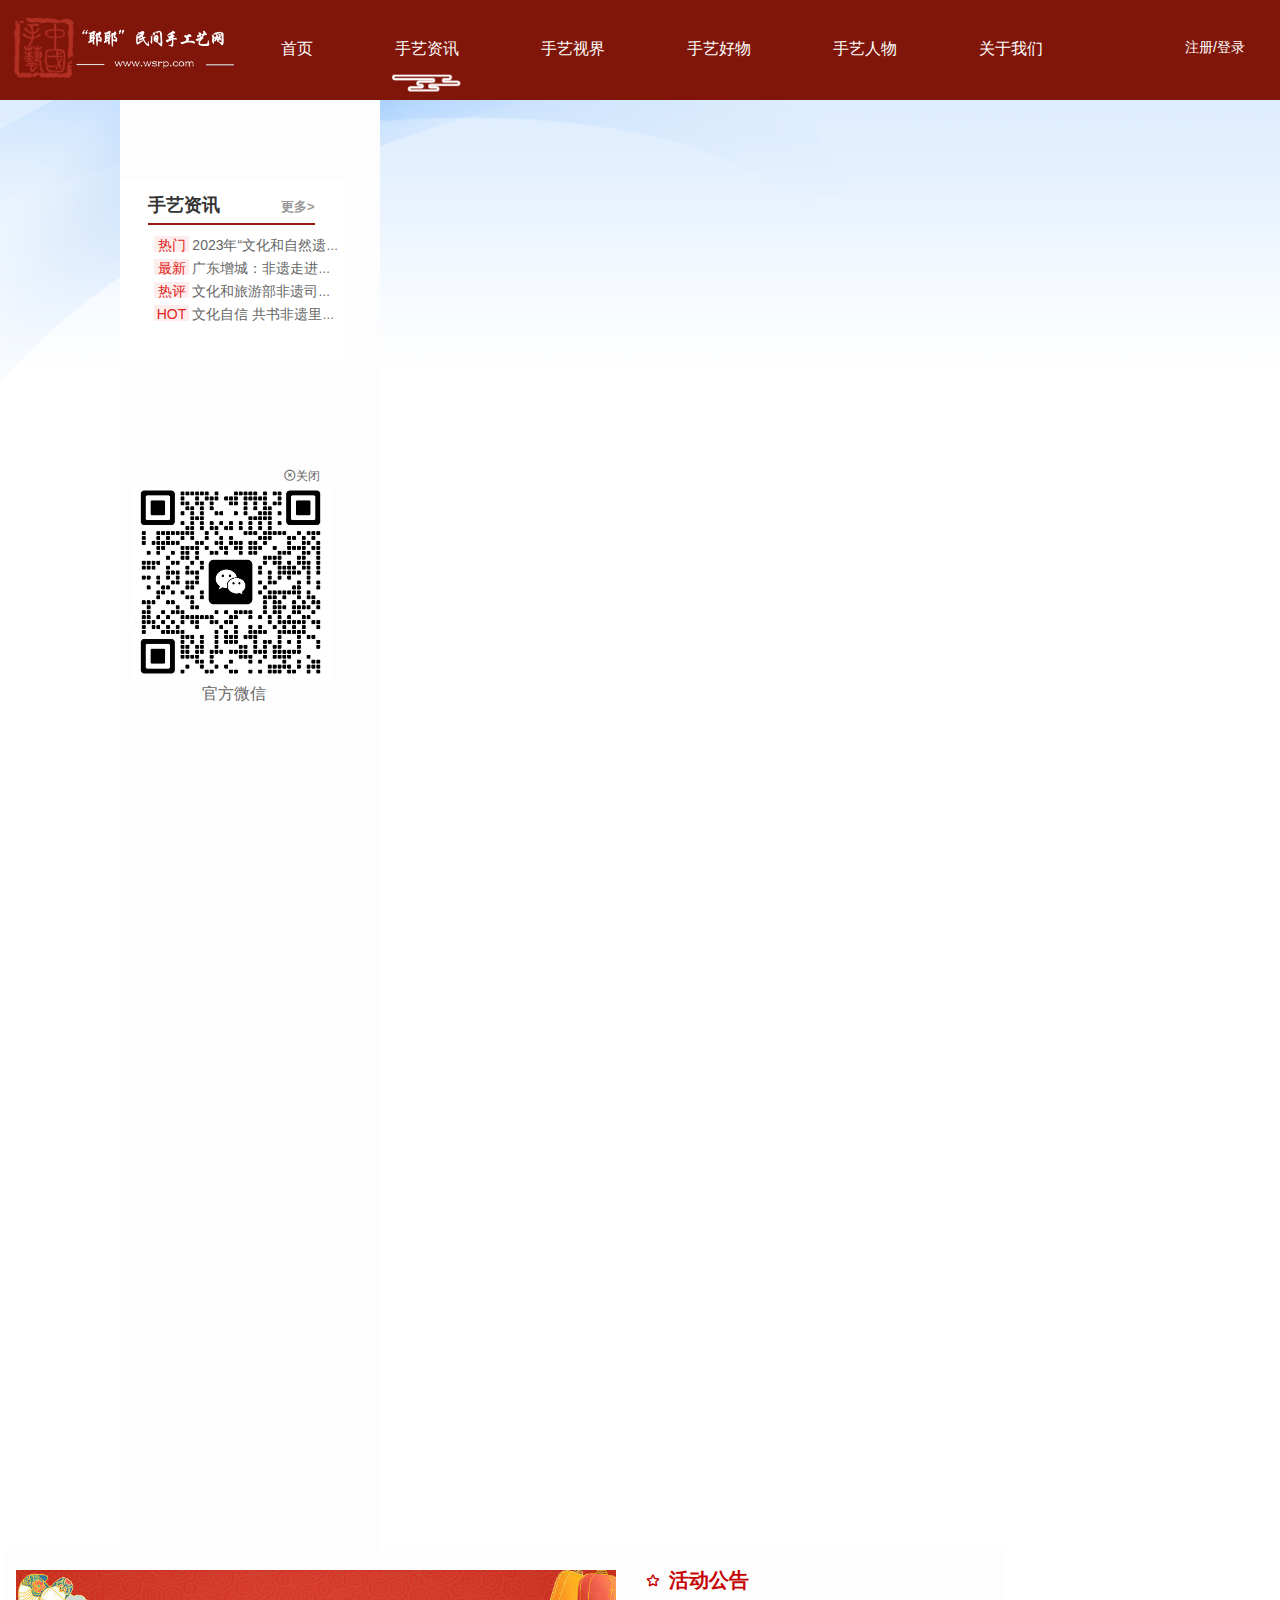
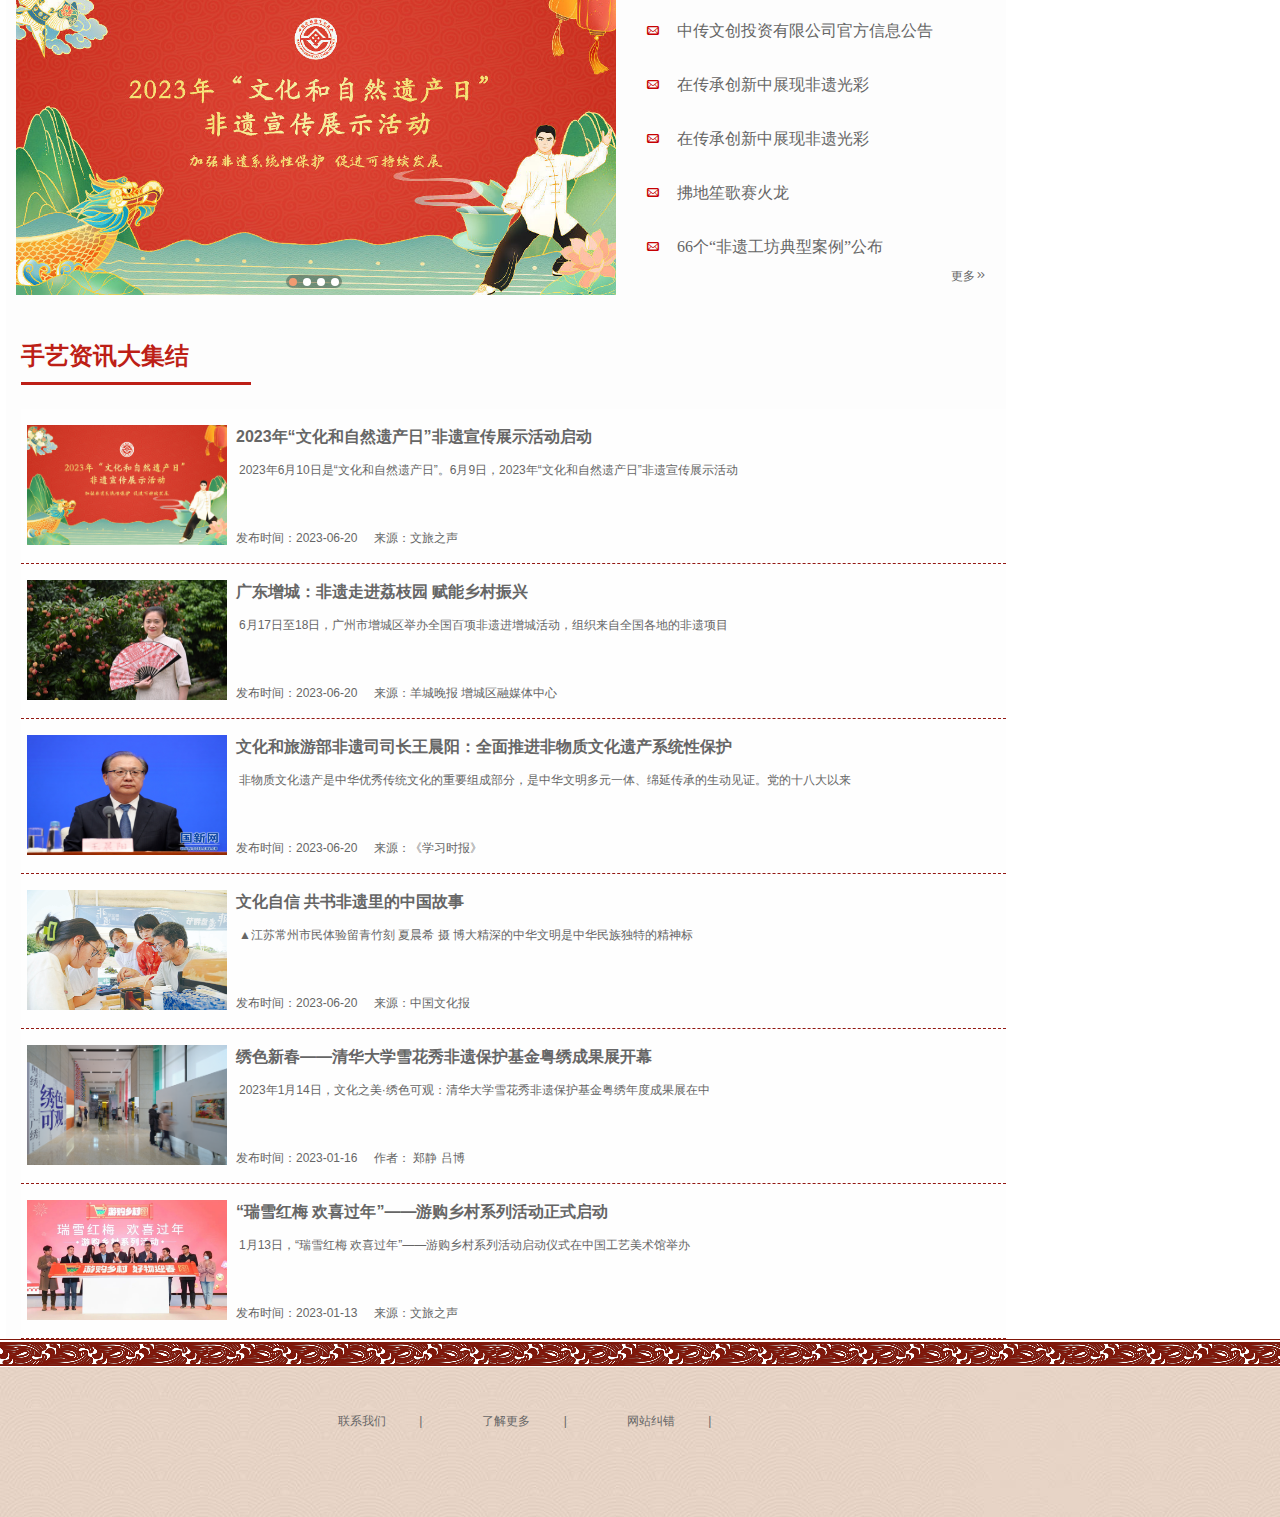
<file: subpage/手艺资讯.html>
<!DOCTYPE html>
<html lang="en">

<head>
    <meta charset="UTF-8">
    <meta name="viewport" content="width=device-width, initial-scale=1.0">
    <title>手艺资讯</title>
    <link rel="stylesheet" href="../css/common.css">
    <link rel="stylesheet" href="../css/css初始化.css">
    <link rel="stylesheet" href="../css/news.css">
</head>

<body>
    <!-- 头部部分 -->
    <div class="head clearfix">
        <!-- logo部分 -->
        <div class="logo">
            <img src="../img/logo.png" alt="logo">
        </div>
        <!-- 导航栏部分 -->
        <div class="nav">
            <ul class="clearfix">
                <li> <a href="../首页.html">首页</a> </li>
                <li> <a href="../subpage/手艺资讯.html" >手艺资讯</a> </li>
                <li> <a href="../subpage/手艺视界.html">手艺视界</a> </li>
                <li> <a href="../subpage/手艺好物.html" >手艺好物</a> </li>
                <li> <a href="../subpage/手艺人物.html" >手艺人物</a> </li>
                <li> <a href="../subpage/关于我们.html">关于我们</a> </li>
                <i style="float: right;  padding: 37px 35px;;"> <a href="../subpage/注册.html"
                        style="font-size: 14px; color: #fff" target="_blank">注册/</a><a href="../subpage/登录.html"
                        style="font-size: 14px; color: #fff" target="_blank">登录</a>
                </i>
            </ul>
        </div>
    </div>
    <div class="content clearfix">
        <!-- 新闻小条 -->
        <div class="left clearfix">
            <div class="news">
                <h4>手艺资讯
                    <a href="#">更多&gt;</a>
                </h4>
                <ul>
                    <li>
                        <a href="#">
                            <span>热门</span>
                            <span>2023年“文化和自然遗产日”非遗宣传展示活动启动</span>
                        </a>
                    </li>
                    <li>
                        <a href="#">
                            <span>最新</span>
                            <span>广东增城：非遗走进荔枝园 赋能乡村振兴</span>
                        </a>
                    </li>
                    <li>
                        <a href="#">
                            <span>热评</span>
                            <span>文化和旅游部非遗司司长王晨阳：全面推进非物质文化遗产系统性保护</span>
                        </a>
                    </li>
                    <li>
                        <a href="#">
                            <span>HOT</span>
                            <span>文化自信 共书非遗里的中国故事</span>
                        </a>
                    </li>
                </ul>
            </div>
            <div class="chat">
                <i class="close-btn">关闭</i>
                <img src="../img/mychat.png" alt="官方微信">
                <p>官方微信</p>
            </div>
        </div>
        <div class="right clearfix">
            <!-- 轮播图部分  -->
            <div class="focus">
                <!-- 左侧按钮箭头 -->
                <a href="javascript:;" class="prev"></a>
                <!-- 右侧按钮箭头 -->
                <a href="javascript:;" class="next"></a>
                <!-- 核心滚动区域 -->
                <ul class="clearfix">
                    <li>
                        <img src="../img/news-banner.png" alt="喜迎二十大">
                    </li>
                    <li>
                        <img src="../img/news-banner2.jpeg" alt="2023“我向总理说句话”网民建言征集活动">
                    </li>
                    <li>
                        <img src="../img/news-banner3.png" alt="新疆首个高高原机场">
                    </li>

                    <li>
                        <img src="../img/new-banner4.jpg" alt="冰雪大世界试开园">
                    </li>
                </ul>
                <!-- 小圆点 -->
                <ol class="circle clearfix">
                </ol>
            </div>

            <!-- 活动公告部分  -->
            <div class="activity">
                <span class="activity-title">
                    <i></i>
                    <em>活动公告</em>
                </span>
                <span class="activity-content">
                    <ul>
                        <li class="content-1">
                            <a href="#">中传文创投资有限公司官方信息公告</a>

                        </li>
                        <li>
                            <a href="#">在传承创新中展现非遗光彩</a>
                        </li>
                        <li>
                            <a href="#">在传承创新中展现非遗光彩</a>
                        </li>
                        <li>
                            <a href="#">拂地笙歌赛火龙</a>
                        </li>
                        <li>
                            <a href="#">66个“非遗工坊典型案例”公布
                            </a>
                        </li>
                        <li class="last"><span class="more">更多</span></li>
                    </ul>
                </span>
            </div>
            <div class="news_list">
                <span>手艺资讯大集结</span>
                <ul>
                    <li>
                        <div class="item" style="margin-top: 24px;">
                            <img src="../img/news-banner.png" alt="">
                            <h3>2023年“文化和自然遗产日”非遗宣传展示活动启动</h3>
                            <p>2023年6月10日是“文化和自然遗产日”。6月9日，2023年“文化和自然遗产日”非遗宣传展示活动</p>
                            <span>发布时间：2023-06-20 &nbsp;&nbsp;&nbsp;&nbsp;来源：文旅之声</span>
                        </div>
                    </li>
                    <li>
                        <div class="item">
                            <img src="../img/news-banner2.jpeg" alt="">
                            <h3>广东增城：非遗走进荔枝园 赋能乡村振兴</h3>
                            <p>6月17日至18日，广州市增城区举办全国百项非遗进增城活动，组织来自全国各地的非遗项目</p>
                            <span>发布时间：2023-06-20 &nbsp;&nbsp;&nbsp;&nbsp;来源：羊城晚报 增城区融媒体中心</span>
                        </div>
                    </li>
                    <li>
                        <div class="item">
                            <img src="../img/news-banner3.png" alt="">
                            <h3>文化和旅游部非遗司司长王晨阳：全面推进非物质文化遗产系统性保护</h3>
                            <p>非物质文化遗产是中华优秀传统文化的重要组成部分，是中华文明多元一体、绵延传承的生动见证。党的十八大以来</p>
                            <span>发布时间：2023-06-20 &nbsp;&nbsp;&nbsp;&nbsp;来源：《学习时报》</span>
                        </div>
                    </li>
                    <li>
                        <div class="item">
                            <img src="../img/new-banner4.jpg" alt="">
                            <h3>文化自信 共书非遗里的中国故事</h3>
                            <p>▲江苏常州市民体验留青竹刻 夏晨希 摄 博大精深的中华文明是中华民族独特的精神标</p>
                            <span>发布时间：2023-06-20 &nbsp;&nbsp;&nbsp;&nbsp;来源：中国文化报</span>
                        </div>
                    </li>
                    <li>
                        <div class="item">
                            <img src="../img/news-banner5.jpg" alt="">
                            <h3>绣色新春——清华大学雪花秀非遗保护基金粤绣成果展开幕</h3>
                            <p>2023年1月14日，文化之美·绣色可观：清华大学雪花秀非遗保护基金粤绣年度成果展在中</p>
                            <span>发布时间：2023-01-16 &nbsp;&nbsp;&nbsp;&nbsp;作者： 郑静 吕博</span>
                        </div>
                    </li>
                    <li>
                        <div class="item">
                            <img src="../img/news-banner6.png" alt="">
                            <h3>“瑞雪红梅 欢喜过年”——游购乡村系列活动正式启动</h3>
                            <p>1月13日，“瑞雪红梅 欢喜过年”——游购乡村系列活动启动仪式在中国工艺美术馆举办</p>
                            <span>发布时间：2023-01-13 &nbsp;&nbsp;&nbsp;&nbsp;来源：文旅之声</span>

                        </div>
                    </li>
                </ul>
            </div>
        </div>


    </div>
    <!-- 页脚开始 -->
    <div class="foot_bg"></div>
    <footer>
        <div class="footer">
            <div class="others">
                <ul>
          
                    <li>联系我们 <em>|</em> </li>
                    <li>了解更多 <em>|</em> </li>
                    <li>网站纠错 <em>|</em> </li>
                </ul>
            </div>
        </div>
    </footer>
    <!-- 页脚结束 -->

    <!-- 返回顶部 -->
    <div class="returnTop" id="btn">
        <i class="aui-iconfont aui-icon-top" onclick="scrollToTop()"><img src="../img/topback.png" alt=""></i>
    </div>
    <script src="../js/carousel2.js"></script>
    <script src="../js/animate.js"></script>
    <script src="../js/scrolltopcontrol.js"></script>
    <script src="../js/fixedtop.js"></script>
</body>

</html>
</file>
<file: css/css初始化.css>
/* 所有标签的内外边距清零 */
* {
    margin: 0;
    padding: 0
}

/* em 和 i 斜体的文字不倾斜 */
em,
i {
    font-style: normal
}

/* 去掉li 的小圆点 */
li {
    list-style: none
}

img {
    /* 照顾低版本浏览器 解决图片外面包含了链接的边框 */
    border: 0;
    /* 取消图片底侧的空白缝隙 */
    vertical-align: middle
}

button {
    /* 鼠标经过button 按钮的时候，鼠标变成小手 */
    cursor: pointer
}

a {
    color: #666;
    text-decoration: none;
    cursor: default;
}

a:hover {
    color: #c81623
}

button,
input {
    font-family: Microsoft YaHei, Heiti SC, tahoma, arial, Hiragino Sans GB, "\5B8B\4F53", sans-serif
}

body {
    /* CSS3 抗锯齿形 让文字显示的更加清晰 */
    -webkit-font-smoothing: antialiased;
    background-color: #fff;
    font: 12px/1.5 Microsoft YaHei, Heiti SC, tahoma, arial, Hiragino Sans GB, "\5B8B\4F53", sans-serif;
    color: #666
}

.hide,
.none {
    display: none
}

/* 清除浮动 */
.clearfix::after {
    content: "";
    display: block;
    height: 0;
    clear: both;
    visibility: hidden;
}

.clearfix {
    /* IE6、7 专有 */
    *zoom: 1;
}
</file>
<file: css/common.css>
/* 字体声明 */
@font-face {
    font-family: 'icomoon';
    src: url('../fonts/icomoon.eot?td5g5j');
    src: url('../fonts/icomoon.eot?td5g5j#iefix') format('embedded-opentype'),
        url('../fonts/icomoon.ttf?td5g5j') format('truetype'),
        url('../fonts/icomoon.woff?td5g5j') format('woff'),
        url('../fonts/icomoon.svg?td5g5j#icomoon') format('svg');
    font-weight: normal;
    font-style: normal;
    font-display: block;
}

/* logo部分 */
.logo {
    float: left;
    width: 240px;
    height: 100px;
}

.logo img {
    padding-top: 10px;
    padding-left: 6px;
    width: 100%;
}

.head {
    height: 100px;
    width: 100%;
    background-color: #801609;
}

/* 页脚部分 */
.foot_bg {
    background: url(../img/foot_border.png) #fff top repeat-x;
    width: 100%;
    padding-top: 28px;
    overflow: hidden;
}

footer {
    width: 100%;
    overflow: hidden;
    background: url(../img/foot_bg.jpg) #fff center no-repeat;
    color: #666;
}

/* 返回顶部 */
.returnTop {
    width: 75px;
    height: 60px;
    position: fixed;
    right: 20px;
    bottom: 10%;
}

.returnTop img {
    width: 100%;
}

#btn {
    display: none;
}
</file>
<file: css/about.css>
/* 关于我们页面样式 */
.about-container {
    max-width: 1200px;
    margin: 0 auto;
    padding: 20px;
    background: #fff;
}

/* 调整头部样式 */
.about-header {
    text-align: center;
    margin: 20px 0 50px;
    position: relative;
}


.about-header h1 {
    font-size: 32px;
    color: #333;
    margin-bottom: 15px;
    font-weight: bold;
}

.header-line {
    width: 80px;
    height: 3px;
    background-color: #c41230;
    margin: 0 auto;
}

/* 调整section通用样式 */
.about-section {
    margin-bottom: 30px;
    text-align: center;
    padding: 0 15%;
}

.about-section h2 {
    font-size: 24px;
    color: #333;
    margin-bottom: 15px;
    font-weight: bold;
}

.about-section p {
    font-size: 16px;
    color: #666;
    line-height: 1.8;
}

/* 调整时间线样式 */
.timeline-section {
    margin: 40px 0; /* 减小上下margin */
    padding: 30px 0; /* 适当减小内边距 */
    background: #f9f9f9;
}

.timeline {
    position: relative;
    max-width: 900px;
    margin: 0 auto;
    padding: 20px 0; /* 减小内边距 */
}

.timeline::before {
    content: '';
    position: absolute;
    left: 50%;
    top: 0;
    bottom: 0;
    width: 2px;
    background: #ddd;
    transform: translateX(-50%);
}

.timeline-item {
    margin-bottom: 25px; /* 减小时间线项目之间的间距 */
    position: relative;
    display: flex;
    justify-content: center;
}

.timeline-item .year {
    position: absolute;
    left: 50%;
    transform: translateX(-50%);
    background: #c41230;
    color: #fff;
    padding: 5px 15px;
    border-radius: 20px;
    font-size: 18px;
    font-weight: bold;
    z-index: 1;
}

.timeline-item .event {
    width: 45%;
    background: #fff;
    padding: 20px;
    border-radius: 8px;
    box-shadow: 0 2px 8px rgba(0,0,0,0.1);
    margin-top: 40px;
}

/* 调整卡片样式 */
.about-cards {
    display: grid;
    grid-template-columns: repeat(4, 1fr);
    gap: 25px;
    margin: 40px 0;
    padding: 0 20px;
}

.card {
    background: #fff;
    padding: 25px 20px;
    border-radius: 10px;
    box-shadow: 0 3px 10px rgba(0,0,0,0.08);
    transition: all 0.3s ease;
}

.card:hover {
    transform: translateY(-5px);
    box-shadow: 0 5px 15px rgba(0,0,0,0.15);
}

.card-icon {
    width: 60px;
    height: 60px;
    margin: 0 auto 15px;
    background: #f5f5f5;
    border-radius: 50%;
    display: flex;
    align-items: center;
    justify-content: center;
}

/* 调整团队成员样式 */
.team-section {
    padding: 60px 0;
    background: #f8f8f8;
    text-align: center;
}

.team-section h2 {
    font-size: 28px;
    color: #333;
    margin-bottom: 10px;
}

.section-desc {
    color: #666;
    font-size: 16px;
    margin-bottom: 40px;
}

.team-members {
    display: flex;
    justify-content: center;
    gap: 30px;
    max-width: 1200px;
    margin: 0 auto;
    padding: 0 20px;
}

.member {
    flex: 1;
    max-width: 350px;
    background: #fff;
    border-radius: 12px;
    overflow: hidden;
    box-shadow: 0 4px 12px rgba(0,0,0,0.08);
    transition: transform 0.3s ease;
}

.member:hover {
    transform: translateY(-5px);
}

.member-avatar {
    width: 100%;
    height: 220px;
    overflow: hidden;
}

.member-avatar img {
    width: 100%;
    height: 100%;
    object-fit: cover;
    transition: transform 0.3s ease;
}

.member:hover .member-avatar img {
    transform: scale(1.05);
}

.member-info {
    padding: 25px 20px;
    text-align: center;
}

.member-info h3 {
    font-size: 20px;
    color: #333;
    margin-bottom: 5px;
}

.member-title {
    display: block;
    color: #c41230;
    font-size: 14px;
    margin-bottom: 12px;
}

.member-desc {
    color: #666;
    font-size: 14px;
    line-height: 1.6;
}

/* 调整合作伙伴样式 */
.partners-section {
    margin: 50px 0;
    padding: 40px 0;
}

.partners-grid {
    display: grid;
    grid-template-columns: repeat(4, 1fr);
    gap: 20px;
    margin-top: 30px;
    padding: 0 40px;
}

.partner {
    padding: 15px;
    background: #fff;
    border-radius: 8px;
    box-shadow: 0 2px 8px rgba(0,0,0,0.08);
    display: flex;
    align-items: center;
    justify-content: center;
}

.partner img {
    max-width: 100%;
    height: auto;
}

/* 调整联系我们样式 */
.about-contact {
    margin-top: 50px;
    padding: 40px;
    background: #f9f9f9;
    border-radius: 10px;
}

.contact-info {
    display: grid;
    grid-template-columns: 1fr 1fr;
    gap: 30px;
    margin-top: 30px;
}

.contact-text {
    text-align: left;
}

.contact-text p {
    margin-bottom: 15px;
    display: flex;
    align-items: center;
}

.contact-text i {
    margin-right: 10px;
    color: #c41230;
}

.contact-map {
    height: 300px;
    background: #fff;
    border-radius: 8px;
    overflow: hidden;
}

/* 响应式调整 */
@media screen and (max-width: 992px) {
    .about-cards {
        grid-template-columns: repeat(2, 1fr);
    }
    
    .team-members {
        grid-template-columns: repeat(2, 1fr);
    }
    
    .partners-grid {
        grid-template-columns: repeat(2, 1fr);
    }
}

@media screen and (max-width: 768px) {
    .about-section {
        padding: 0 10%;
    }
    
    .timeline-item {
        flex-direction: column;
        align-items: center;
    }
    
    .timeline-item .event {
        width: 80%;
    }
    
    .contact-info {
        grid-template-columns: 1fr;
    }
}

@media screen and (max-width: 576px) {
    .about-cards {
        grid-template-columns: 1fr;
    }
    
    .team-members {
        grid-template-columns: 1fr;
    }
    
    .about-section {
        padding: 0 5%;
    }
}

/* 平台介绍样式 */
.platform-intro {
    margin: 60px 0;
    padding: 0 40px;
}

.intro-content {
    display: flex;
    align-items: center;
    gap: 40px;
    margin-top: 30px;
}

.intro-text {
    flex: 1;
}

.platform-features {
    display: grid;
    grid-template-columns: repeat(2, 1fr);
    gap: 20px;
    margin-top: 30px;
}

.platform-features li {
    font-size: 16px;
    color: #666;
}

.feature-number {
    display: block;
    font-size: 36px;
    color: #c41230;
    font-weight: bold;
    margin-bottom: 5px;
}

.intro-image {
    flex: 1;
    max-width: 500px; /* 限制最大宽度 */
}

.intro-image img {
    width: 100%;
    height: 300px; /* 固定高度 */
    object-fit: cover;
    border-radius: 10px;
}

/* 优势板块样式 */
.advantages-section {
    background: #f9f9f9;
    padding: 60px 40px;
    margin: 60px 0;
}

.advantages-grid {
    display: grid;
    grid-template-columns: repeat(3, 1fr);
    gap: 30px;
    margin-top: 40px;
}

.advantage-item {
    background: #fff;
    padding: 30px;
    border-radius: 10px;
    text-align: center;
    box-shadow: 0 3px 10px rgba(0,0,0,0.08);
}

.advantage-icon {
    width: 60px;
    height: 60px;
    margin: 0 auto 20px;
}

.advantage-icon img {
    width: 100%;
    height: 100%;
    object-fit: contain;
}

/* 发展战略样式 */
.strategy-section {
    padding: 60px 40px;
    background: #fff;
}

.strategy-content {
    display: grid;
    grid-template-columns: repeat(3, 1fr);
    gap: 30px;
    margin-top: 40px;
}

.strategy-item {
    padding: 30px;
    background: #f9f9f9;
    border-radius: 10px;
}

.strategy-points {
    margin-top: 20px;
    padding-left: 20px;
}

.strategy-points li {
    margin-bottom: 10px;
    color: #666;
    position: relative;
    padding-left: 20px;
}

.strategy-points li::before {
    content: "•";
    color: #c41230;
    position: absolute;
    left: 0;
}

/* 荣誉资质样式 */
.honors-section {
    padding: 60px 40px;
    background: #f9f9f9;
}

.honors-slider {
    display: flex;
    gap: 30px;
    margin-top: 40px;
    overflow-x: auto;
    padding: 20px 0;
}

.honor-item {
    flex: 0 0 300px;
    text-align: center;
}

.honor-item img {
    width: 100%;
    border-radius: 10px;
    margin-bottom: 15px;
}

.honor-item p {
    color: #666;
    font-size: 14px;
}

/* 响应式调整 */
@media screen and (max-width: 992px) {
    .intro-content {
        flex-direction: column;
    }
    
    .advantages-grid,
    .strategy-content {
        grid-template-columns: repeat(2, 1fr);
    }
}

@media screen and (max-width: 768px) {
    .platform-features {
        grid-template-columns: 1fr;
    }
    
    .advantages-grid,
    .strategy-content {
        grid-template-columns: 1fr;
    }
}

/* 联系我们样式 */
.contact-section {
    padding: 60px 0;
    background: #fff;
}

.contact-wrapper {
    max-width: 1200px;
    margin: 0 auto;
    display: flex;
    gap: 50px;
    padding: 0 20px;
}

.contact-left {
    flex: 1;
}

.contact-left h2 {
    font-size: 28px;
    color: #333;
    margin-bottom: 10px;
}

.contact-desc {
    color: #666;
    font-size: 16px;
    margin-bottom: 40px;
}

.contact-info {
    display: flex;
    flex-direction: column;
    gap: 25px;
}

.info-item {
    display: flex;
    align-items: flex-start;
    gap: 15px;
}

.info-icon {
    width: 40px;
    height: 40px;
    background: #f8f8f8;
    border-radius: 50%;
    display: flex;
    align-items: center;
    justify-content: center;
    color: #c41230;
}

.info-content h4 {
    font-size: 16px;
    color: #333;
    margin-bottom: 5px;
}

.info-content p {
    color: #666;
    font-size: 14px;
}

.contact-right {
    flex: 1;
}

.contact-map {
    width: 100%;
    height: 300px; /* 固定高度 */
    border-radius: 12px;
    overflow: hidden;
}

.contact-map img {
    width: 100%;
    height: 100%;
    object-fit: cover;
}

/* 响应式调整 */
@media screen and (max-width: 992px) {
    .team-members {
        flex-direction: column;
        align-items: center;
    }
    
    .member {
        width: 100%;
        max-width: 400px;
    }
    
    .contact-wrapper {
        flex-direction: column;
    }
    
    .contact-map {
        min-height: 250px;
    }
}

@media screen and (max-width: 576px) {
    .contact-wrapper {
        padding: 0 15px;
    }
    
    .info-item {
        flex-direction: column;
        align-items: center;
        text-align: center;
    }
}

/* 响应式调整 */
@media screen and (max-width: 992px) {
    .intro-image {
        max-width: 100%;
    }
    
    .member-avatar {
        width: 180px;
        height: 180px;
    }
}

@media screen and (max-width: 768px) {
    .intro-image img {
        height: 250px;
    }
    
    .member-avatar {
        width: 150px;
        height: 150px;
    }
}
</file>
<file: css/6.css>
body {
    background: url(../img/98.jpg) no-repeat;
    background-size: 100%;
    justify-content: center;
}

/* nav导航栏部分 */
.nav ul li {
    float: left;
    padding: 37px 35px;
}

.nav ul li:nth-child(6) {
    background: url("../img/nav_line.png") no-repeat center 72px;
    background-size: 50%;
}

.nav ul li a {
    font-size: 16px;
    color: #fff;
    padding: 3px 6px;
}

.nav ul li a:hover {
    background-color: #ffffff23;
}

.nav ul li:hover {
    background: url("../img/nav_line.png") no-repeat center 72px;
    background-size: 50%;
}

/* 主体部分 */
.main {
    width: 1300px;
    margin: 0 auto;
    height: 1255px;
    background-color: #f5f7fb;

}

.cards {
    float: left;
    width: 880px;
    height: 1250px;
    padding-bottom: 5px;
    background: url(../img/cards_bg.png) no-repeat top right;
    background-color: #fff;
}

.content .main .cards>h1 {
    color: #791212;
    padding-top: 12px;
    padding-bottom: 12px;
    padding-left: 400px;
}

.card {
    float: left;
    /* 相对定位 */
    position: relative;
    width: 200px;
    height: 310px;
    margin: 30px 45px;
    background-color: #997575;
    border-radius: 20px;
    /* 溢出隐藏 */
    overflow: hidden;
    /* 弹性布局 */
    display: flex;
    /* 元素纵向排列 */
    flex-direction: column;
    /* 居中 */
    align-items: center;
    color: #fff;
    box-shadow: 0 0 30px rgba(0, 0, 0, 0.5);
    /* 不让其他被挤压 */
    flex-shrink: 0;
}

.card .photo img {
    width: 100%;
    height: 100%;
    /* 保持原有尺寸比例,裁切长边 */
    object-fit: cover;
}

/* 默认大图 */
.card .photo {
    /* 绝对定位 */
    position: absolute;
    top: 0;
    width: 100%;
    height: 100%;
    border-radius: 0%;
    overflow: hidden;
    /* 动画过度 */
    transition: 0.5s;
}

/* 鼠标移入变小图 */
.card:hover .photo {
    top: 26px;
    width: 80px;
    height: 80px;
    border-radius: 50%;
    box-shadow: 0 0 20px rgba(0, 0, 0, 0.8);
}

/* 这里加个黑色到透明的渐变背景,可以更好的看清楚名字 */
.card .photo::before {
    content: "";
    position: absolute;
    width: 100%;
    height: 100%;
    background: linear-gradient(to bottom, transparent, 50%, #222);
}

.card h1 {
    position: absolute;
    top: 248px;
    transition: 0.5s;
}

.card:hover h1 {
    top: 120px;
    font-size: 18px;
}

.card h2 {
    margin-top: 150px;
    width: 80%;
    border-bottom: 1px solid rgba(255, 255, 255, 0.3);
    font-size: 14px;
    text-align: center;
    margin-bottom: 8px;
    padding-bottom: 10px;
}

.card p {
    width: 90%;
    text-indent: 32px;
    font-size: 12px;
    margin-bottom: 10px;
    line-height: 30px;
    /* 显示两行文字 */
    word-break: break-all;
    display: -webkit-box;
    -webkit-line-clamp: 2;
    -webkit-box-orient: vertical;
    overflow: hidden;
}

.card a {
    font-size: 14px;
    color: rgba(255, 255, 255, 0.8);
    text-decoration: none;
    border: 1px solid rgba(255, 255, 255, 0.5);
    padding: 6px 32px;
    border-radius: 8px;
}

.card a:hover {
    color: white;
    background-color: rgba(255, 255, 255, 0.2);
}

.cards button {
    margin: 10px 400px;
    padding: 6px 20px;
    font-size: 18px;
    color: #3b0303;
    background-color: #fff;
    border: 2px solid rgba(124, 55, 55, 0.74);
    border-radius: 10px;
}

.character {
    float: right;
    width: 400px;
    height: 425px;
    margin-top: 120px;
    margin-left: 5px;
    background-size: 6%;
}

.character .character_header {
    float: right;
    width: 340px;
    height: 65px;
    background: url(../img/h3_bg01.jpg) repeat-x top center;
}

.character .character_header h3 {
    float: left;
    line-height: 65px;
    padding-left: 14px;
    color: #fff;
    font-size: 20px;
}

.character_content {
    float: right;
    width: 340px;
    background-color: #fff;
}

.character_content ul li {
    width: 100%;
    overflow: hidden;
    display: flex;
    margin-bottom: 15px;
}

.character_content ul li img {
    width: 100px;
    height: 69px;
    margin-left: 15px;
    box-sizing: border-box;
    border: 1px solid #1f3931;
    vertical-align: bottom;
}

.character_1,
.character_2,
.character_3,
.character_4 {
    width: 190px;
    margin-left: 12px;
}

.character_1 h4,
.character_2 h4,
.character_3 h4,
.character_4 h4 {
    font-size: 14px;
    padding-bottom: 5px;
    cursor: pointer;
}

/* 页脚部分 */
footer .footer {
    width: 1200px;
    height: 150px;
    margin: 0 auto;
}

.others ul {
    padding-left: 298px;
}

.others ul li {
    float: left;
    padding-top: 45px;
    padding-right: 60px;
    cursor: pointer;
}

.others ul li em {
    padding-left: 30px;
}

#layer {
    display: none;
    position: fixed;
    top: 50%;
    left: 50%;
    width: 260px;
    transform: translate(-50%, -50%);
    border-radius: 10px;
    background-color: #fff;
    text-align: center;
    animation: layer 3s;
}

@keyframes layer {
    0% {
        opacity: 0;
    }

    100% {
        opacity: 1;
    }
}

#layer .layer-title {
    line-height: 42px;
    font-weight: bold;
    border-bottom: 1px solid #eee;
    color: #333;
    background-color: #f8f8f8;
    border-radius: 2px 2px 0 0;
}

#layer .layer-content {
    position: relative;
    padding: 20px;
    line-height: 24px;
    font-size: 14px;
}

.layer-btn {
    padding: 0 15px 12px;
    border-top: 1px solid #eee;
}

.btn {
    display: inline-block;
    background-color: #f8f8f8;
    color: #333;
    height: 28px;
    line-height: 28px;
    margin: 5px 5px 0;
    padding: 0 15px;
    border: 1px solid #f8f8f8;
    border-radius: 2px;
    font-weight: bold;
    cursor: pointer;
}

.btn-open {
    background-color: #1e9fff;
    color: #fff;
    border: 1px solid #1e9fff;
}

.layer-close {
    position: absolute;
    right: 15px;
    top: 15px;
    font-size: 14px;
    cursor: pointer;
}
</file>
<file: css/player.css>
.video {
    width: 835px;
    height: 460px;
    position: absolute;
    left: 0;
    right: 0;
    margin: auto;
    border: 1px solid black;
    background: black;
}

.video>video {
    width: 835px;
    height: 460px;
}

.video>.controls {
    width: 100%;
    position: absolute;
    bottom: 0;
    height: 40px;
    background: white;
}

.controls>div:not(.time) {
    border-radius: 50%;
    color: white;
    width: 30px;
    height: 30px;
    text-align: center;
    line-height: 30px;
    background: black;
    font-size: 12px;
    position: absolute;
    top: 0;
    bottom: 0;
    margin: auto 0 auto 5px;
}

.go {
    left: 36px;
}

.back {
    left: 72px
}

.progress {
    border-radius: 5px !important;
    left: 120px;
    width: 300px !important;
    height: 6px !important;
    background: silver !important;
}

.progressInner {
    background: gray;
    height: 100%;
    width: 0;
}

.progress>.circle {
    position: absolute;
    top: -3px;
    left: -6px;
    display: inline-block;
    border-radius: 50%;
    background: black;
    width: 12px;
    height: 12px;
}

.mute {
    right: 72px;
}

.volume {
    right: 36px;
}

.allScreen {
    right: 2px;
}

.time {
    position: absolute;
    right: 113px;
    line-height: 40px;
    font-size: 12px;
}

#range {
    display: none;
    transform: rotate(-90deg) !important;
    position: absolute;
    right: -18px;
    bottom: 90px;
}

body {
    background: url(../img/body_bg2.jpg) repeat top center;
    width: 100%;
    height: 100%;
}

#titleBar {
    background-color: rgba(251, 241, 246, 0.773);
    height: 9%;
    position: absolute;
    top: 0;
    left: 0;
    width: 100%;
}

#titleBar .logo {
    width: 10%;
    height: 85%;
    padding: 0.4% 1.2%;
    float: left;
    /* -webkit-transition: -webkit-transform 0.3s; */
}

#titleBar>.name {
    position: absolute;
    top: -42px;
    left: 223px;
    font-size: 40px;
    font-family: 华文新魏;
    padding: 0px 0.8%;
    line-height: 180%;
    float: left;
}

#player {
    height: 80%;
    width: 835px;
    position: absolute;
    left: 5%;
    top: 15%;
    box-shadow: 5px 5px 10px 2px black;
    -moz-box-shadow: 5px 5px 10px 2px black;
    /* 老的 Firefox */
    background-color: white;
}

#player>#video {
    width: 100%;
    height: 82.3%;
    position: absolute;
    top: 0;
}

#player>#name {
    width: 100%;
    height: 15%;
    font-size: 30px;
    font-family: 华文行楷;
    position: absolute;
    top: 83%;
    overflow: auto;
    left: 1%;
}

#player>#author {
    width: 100%;
    height: 3%;
    font-size: 20px;
    font-family: 隶书;
    position: absolute;
    bottom: 2%;
    left: 2%;
}

#selector {
    overflow: auto;
    height: 90%;
    width: 30%;
    position: absolute;
    right: 8%;
    top: 9.3%;
    background-color: rgba(134, 134, 134, 0.516);
}

#selector>div {
    /*这是selector里每个选项框*/
    width: 100%;
    height: 31%;
    position: relative;
    padding: 2px 0px;
    border-bottom: 2px solid black;
}

#selector>div>video {
    /*选项的视频*/
    width: 70%;
    position: relative;
    height: 100%;
    float: left;
}

#selector>div>div {
    /*选项视频的名称*/
    width: 28%;
    height: 30%;
    position: relative;
    padding: 2px 1px;
    top: 2%;
    cursor: default;
    float: right;
    color: rgb(255, 255, 255);
    z-index: 10;
}
</file>
<file: css/character.css>
body {
    background: url(../img/98.jpg) no-repeat;
    background-size: 100%;
    justify-content: center;
}

/* nav导航栏部分 */
.nav ul li {
    float: left;
    padding: 37px 35px;
}

.nav ul li:nth-child(5) {
    background: url("../img/nav_line.png") no-repeat center 72px;
    background-size: 50%;
}

.nav ul li a {
    font-size: 16px;
    color: #fff;
    padding: 3px 6px;
}

.nav ul li a:hover {
    background-color: #ffffff23;
}

.nav ul li:hover {
    background: url("../img/nav_line.png") no-repeat center 72px;
    background-size: 50%;
}

/* 主体部分 */
.main {
    width: 1300px;
    margin: 0 auto;
    height: 1255px;
    background-color: #f5f7fb;

}

.cards {
    float: left;
    width: 880px;
    height: 1250px;
    padding-bottom: 5px;
    background: url(../img/cards_bg.png) no-repeat top right;
    background-color: #fff;
}

.content .main .cards>h1 {
    color: #791212;
    padding-top: 12px;
    padding-bottom: 12px;
    padding-left: 400px;
}

.card {
    float: left;
    /* 相对定位 */
    position: relative;
    width: 200px;
    height: 310px;
    margin: 30px 45px;
    background-color: #997575;
    border-radius: 20px;
    /* 溢出隐藏 */
    overflow: hidden;
    /* 弹性布局 */
    display: flex;
    /* 元素纵向排列 */
    flex-direction: column;
    /* 居中 */
    align-items: center;
    color: #fff;
    box-shadow: 0 0 30px rgba(0, 0, 0, 0.5);
    /* 不让其他被挤压 */
    flex-shrink: 0;
}

.card .photo img {
    width: 100%;
    height: 100%;
    /* 保持原有尺寸比例,裁切长边 */
    object-fit: cover;
}

/* 默认大图 */
.card .photo {
    /* 绝对定位 */
    position: absolute;
    top: 0;
    width: 100%;
    height: 100%;
    border-radius: 0%;
    overflow: hidden;
    /* 动画过度 */
    transition: 0.5s;
}

/* 鼠标移入变小图 */
.card:hover .photo {
    top: 26px;
    width: 80px;
    height: 80px;
    border-radius: 50%;
    box-shadow: 0 0 20px rgba(0, 0, 0, 0.8);
}

/* 这里加个黑色到透明的渐变背景,可以更好的看清楚名字 */
.card .photo::before {
    content: "";
    position: absolute;
    width: 100%;
    height: 100%;
    background: linear-gradient(to bottom, transparent, 50%, #222);
}

.card h1 {
    position: absolute;
    top: 248px;
    transition: 0.5s;
}

.card:hover h1 {
    top: 120px;
    font-size: 18px;
}

.card h2 {
    margin-top: 150px;
    width: 80%;
    border-bottom: 1px solid rgba(255, 255, 255, 0.3);
    font-size: 14px;
    text-align: center;
    margin-bottom: 8px;
    padding-bottom: 10px;
}

.card p {
    width: 90%;
    text-indent: 32px;
    font-size: 12px;
    margin-bottom: 10px;
    line-height: 30px;
    /* 显示两行文字 */
    word-break: break-all;
    display: -webkit-box;
    -webkit-line-clamp: 2;
    -webkit-box-orient: vertical;
    overflow: hidden;
}

.card a {
    font-size: 14px;
    color: rgba(255, 255, 255, 0.8);
    text-decoration: none;
    border: 1px solid rgba(255, 255, 255, 0.5);
    padding: 6px 32px;
    border-radius: 8px;
}

.card a:hover {
    color: white;
    background-color: rgba(255, 255, 255, 0.2);
}

.cards button {
    margin: 10px 400px;
    padding: 6px 20px;
    font-size: 18px;
    color: #3b0303;
    background-color: #fff;
    border: 2px solid rgba(124, 55, 55, 0.74);
    border-radius: 10px;
}

.character {
    float: right;
    width: 400px;
    height: 425px;
    margin-top: 120px;
    margin-left: 5px;
    background-size: 6%;
}

.character .character_header {
    float: right;
    width: 340px;
    height: 65px;
    background: url(../img/h3_bg01.jpg) repeat-x top center;
}

.character .character_header h3 {
    float: left;
    line-height: 65px;
    padding-left: 14px;
    color: #fff;
    font-size: 20px;
}

.character_content {
    float: right;
    width: 340px;
    background-color: #fff;
}

.character_content ul li {
    width: 100%;
    overflow: hidden;
    display: flex;
    margin-bottom: 15px;
}

.character_content ul li img {
    width: 100px;
    height: 69px;
    margin-left: 15px;
    box-sizing: border-box;
    border: 1px solid #1f3931;
    vertical-align: bottom;
}

.character_1,
.character_2,
.character_3,
.character_4 {
    width: 190px;
    margin-left: 12px;
}

.character_1 h4,
.character_2 h4,
.character_3 h4,
.character_4 h4 {
    font-size: 14px;
    padding-bottom: 5px;
    cursor: pointer;
}

/* 页脚部分 */
footer .footer {
    width: 1200px;
    height: 150px;
    margin: 0 auto;
}

.others ul {
    padding-left: 298px;
}

.others ul li {
    float: left;
    padding-top: 45px;
    padding-right: 60px;
    cursor: pointer;
}

.others ul li em {
    padding-left: 30px;
}

#layer {
    display: none;
    position: fixed;
    top: 50%;
    left: 50%;
    width: 260px;
    transform: translate(-50%, -50%);
    border-radius: 10px;
    background-color: #fff;
    text-align: center;
    animation: layer 3s;
}

@keyframes layer {
    0% {
        opacity: 0;
    }

    100% {
        opacity: 1;
    }
}

#layer .layer-title {
    line-height: 42px;
    font-weight: bold;
    border-bottom: 1px solid #eee;
    color: #333;
    background-color: #f8f8f8;
    border-radius: 2px 2px 0 0;
}

#layer .layer-content {
    position: relative;
    padding: 20px;
    line-height: 24px;
    font-size: 14px;
}

.layer-btn {
    padding: 0 15px 12px;
    border-top: 1px solid #eee;
}

.btn {
    display: inline-block;
    background-color: #f8f8f8;
    color: #333;
    height: 28px;
    line-height: 28px;
    margin: 5px 5px 0;
    padding: 0 15px;
    border: 1px solid #f8f8f8;
    border-radius: 2px;
    font-weight: bold;
    cursor: pointer;
}

.btn-open {
    background-color: #1e9fff;
    color: #fff;
    border: 1px solid #1e9fff;
}

.layer-close {
    position: absolute;
    right: 15px;
    top: 15px;
    font-size: 14px;
    cursor: pointer;
}
</file>
<file: css/horizon.css>
body {
    background: url(../img/98.jpg) no-repeat;
    background-size: 100%;
    justify-content: center;
}

/* nav导航栏部分 */
.nav ul li {
    float: left;
    padding: 37px 35px;
}

.nav ul li:nth-child(3) {
    background: url("../img/nav_line.png") no-repeat center 72px;
    background-size: 50%;
}

.nav ul li a {
    font-size: 16px;
    color: #fff;
    padding: 3px 6px;
}

.nav ul li a:hover {
    background-color: #ffffff23;
}

.nav ul li:hover {
    background: url("../img/nav_line.png") no-repeat center 72px;
    background-size: 50%;
}

/* 主体部分 */
.main {
    width: 1300px;
    margin: 0 auto;
    height: 1255px;
    background-color: #f5f7fb;

}

.cards {
    float: left;
    width: 880px;
    height: 1250px;
    padding-bottom: 5px;
    background: url(../img/cards_bg.png) no-repeat top right;
    background-color: #fff;
}

.content .main .cards>h1 {
    color: #791212;
    padding-top: 12px;
    padding-bottom: 12px;
    padding-left: 400px;
}

.card {
    float: left;
    /* 相对定位 */
    position: relative;
    width: 200px;
    height: 310px;
    margin: 30px 45px;
    background-color: #997575;
    border-radius: 20px;
    /* 溢出隐藏 */
    overflow: hidden;
    /* 弹性布局 */
    display: flex;
    /* 元素纵向排列 */
    flex-direction: column;
    /* 居中 */
    align-items: center;
    color: #fff;
    box-shadow: 0 0 30px rgba(0, 0, 0, 0.5);
    /* 不让其他被挤压 */
    flex-shrink: 0;
}

.card .photo img {
    width: 100%;
    height: 100%;
    /* 保持原有尺寸比例,裁切长边 */
    object-fit: cover;
}

/* 默认大图 */
.card .photo {
    /* 绝对定位 */
    position: absolute;
    top: 0;
    width: 100%;
    height: 100%;
    border-radius: 0%;
    overflow: hidden;
    /* 动画过度 */
    transition: 0.5s;
}

/* 鼠标移入变小图 */
.card:hover .photo {
    top: 26px;
    width: 80px;
    height: 80px;
    border-radius: 50%;
    box-shadow: 0 0 20px rgba(0, 0, 0, 0.8);
}

/* 这里加个黑色到透明的渐变背景,可以更好的看清楚名字 */
.card .photo::before {
    content: "";
    position: absolute;
    width: 100%;
    height: 100%;
    background: linear-gradient(to bottom, transparent, 50%, #222);
}

.card h1 {
    position: absolute;
    top: 248px;
    transition: 0.5s;
}

.card:hover h1 {
    top: 120px;
    font-size: 18px;
}

.card h2 {
    margin-top: 150px;
    width: 80%;
    border-bottom: 1px solid rgba(255, 255, 255, 0.3);
    font-size: 14px;
    text-align: center;
    margin-bottom: 8px;
    padding-bottom: 10px;
}

.card p {
    width: 90%;
    text-indent: 32px;
    font-size: 12px;
    margin-bottom: 10px;
    line-height: 30px;
    /* 显示两行文字 */
    word-break: break-all;
    display: -webkit-box;
    -webkit-line-clamp: 2;
    -webkit-box-orient: vertical;
    overflow: hidden;
}

.card a {
    font-size: 14px;
    color: rgba(255, 255, 255, 0.8);
    text-decoration: none;
    border: 1px solid rgba(255, 255, 255, 0.5);
    padding: 6px 32px;
    border-radius: 8px;
}

.card a:hover {
    color: white;
    background-color: rgba(255, 255, 255, 0.2);
}

.cards button {
    margin: 10px 400px;
    padding: 6px 20px;
    font-size: 18px;
    color: #3b0303;
    background-color: #fff;
    border: 2px solid rgba(124, 55, 55, 0.74);
    border-radius: 10px;
}

.character {
    float: right;
    width: 400px;
    height: 425px;
    margin-top: 120px;
    margin-left: 5px;
    background-size: 6%;
}

.character .character_header {
    float: right;
    width: 340px;
    height: 65px;
    background: url(../img/h3_bg01.jpg) repeat-x top center;
}

.character .character_header h3 {
    float: left;
    line-height: 65px;
    padding-left: 14px;
    color: #fff;
    font-size: 20px;
}

.character_content {
    float: right;
    width: 340px;
    background-color: #fff;
}

.character_content ul li {
    width: 100%;
    overflow: hidden;
    display: flex;
    margin-bottom: 15px;
}

.character_content ul li img {
    width: 100px;
    height: 69px;
    margin-left: 15px;
    box-sizing: border-box;
    border: 1px solid #1f3931;
    vertical-align: bottom;
}

.character_1,
.character_2,
.character_3,
.character_4 {
    width: 190px;
    margin-left: 12px;
}

.character_1 h4,
.character_2 h4,
.character_3 h4,
.character_4 h4 {
    font-size: 14px;
    padding-bottom: 5px;
    cursor: pointer;
}

/* 页脚部分 */
footer .footer {
    width: 1200px;
    height: 150px;
    margin: 0 auto;
}

.others ul {
    padding-left: 298px;
}

.others ul li {
    float: left;
    padding-top: 45px;
    padding-right: 60px;
    cursor: pointer;
}

.others ul li em {
    padding-left: 30px;
}

#layer {
    display: none;
    position: fixed;
    top: 50%;
    left: 50%;
    width: 260px;
    transform: translate(-50%, -50%);
    border-radius: 10px;
    background-color: #fff;
    text-align: center;
    animation: layer 3s;
}

@keyframes layer {
    0% {
        opacity: 0;
    }

    100% {
        opacity: 1;
    }
}

#layer .layer-title {
    line-height: 42px;
    font-weight: bold;
    border-bottom: 1px solid #eee;
    color: #333;
    background-color: #f8f8f8;
    border-radius: 2px 2px 0 0;
}

#layer .layer-content {
    position: relative;
    padding: 20px;
    line-height: 24px;
    font-size: 14px;
}

.layer-btn {
    padding: 0 15px 12px;
    border-top: 1px solid #eee;
}

.btn {
    display: inline-block;
    background-color: #f8f8f8;
    color: #333;
    height: 28px;
    line-height: 28px;
    margin: 5px 5px 0;
    padding: 0 15px;
    border: 1px solid #f8f8f8;
    border-radius: 2px;
    font-weight: bold;
    cursor: pointer;
}

.btn-open {
    background-color: #1e9fff;
    color: #fff;
    border: 1px solid #1e9fff;
}

.layer-close {
    position: absolute;
    right: 15px;
    top: 15px;
    font-size: 14px;
    cursor: pointer;
}
</file>
<file: css/news.css>
body {
    background-size: 100%;
    justify-content: center;
}

/* nav导航栏部分 */
.nav ul li {
    float: left;
    padding: 37px 35px;
}

.nav ul li:nth-child(2) {
    background: url("../img/nav_line.png") no-repeat center 72px;
    background-size: 50%;
}

.nav ul li a {
    font-size: 16px;
    color: #fff;
    padding: 3px 6px;
}

.nav ul li a:hover {
    background-color: #ffffff23;
}

.nav ul li:hover {
    background: url("../img/nav_line.png") no-repeat center 72px;
    background-size: 50%;
}

.content {
    background: url(../img/banner-bg.png) no-repeat top center;
}

/* 轮播图部分 */
.focus {
    float: left;
    position: relative;
    width: 600px;
    height: 325px;
    margin-top: 20px;
    margin-left: 10px;
    overflow: hidden;
}

.focus ul {
    position: absolute;
    top: 0;
    left: 0;
    width: 500%;
}

.focus ul li {
    float: left;
    width: 600px;
    height: 325px;
}

.focus img {
    width: 100%;
}

.focus .prev {
    display: none;
    position: absolute;
    left: 0;
    top: 50%;
    margin-top: -15px;
    width: 20px;
    height: 30px;
    background-color: rgba(0, 0, 0, .3);
    font-family: 'icomoon';
    font-size: 20px;
    text-align: center;
    color: #fff;
    border-top-right-radius: 15px;
    border-bottom-right-radius: 15px;
    z-index: 2;
}

.focus .next {
    display: none;
    position: absolute;
    right: 0;
    top: 50%;
    margin-top: -15px;
    width: 20px;
    height: 30px;
    background-color: rgba(0, 0, 0, .3);
    font-family: 'icomoon';
    font-size: 20px;
    text-align: center;
    color: #fff;
    border-top-left-radius: 15px;
    border-bottom-left-radius: 15px;
    z-index: 2;
}

.circle {
    position: absolute;
    bottom: 7px;
    left: 50%;
    margin-left: -30px;
    height: 13px;
    background-color: rgba(0, 0, 0, .3);
    border-radius: 7px;
}

.circle li {
    float: left;
    width: 8px;
    height: 8px;
    line-height: 8px;
    background-color: #fff;
    border-radius: 50%;
    margin: 3px;
}

.circle .current {
    background-color: #f39a71;
}

.news {
    float: left;
    margin-top: 80px;
    padding: 12px 0 10px 28px;
    width: 195px;
    height: 160px;
    /* background: url(../img/cards_bg.png) no-repeat top right; */
    background-color: #fff;
    background-size: 16%;
}

h4 {
    display: inline-block;
    width: auto;
    color: #333;
    font-size: 18px;
    margin-bottom: 10px;
    padding-bottom: 4px;
    border-bottom: 2px solid #941813;
}

h4>a {
    color: #999;
    font-size: 13px;
    padding-left: 56px;

}

.news ul li {
    width: 188px;
    padding-left: 6px;
    white-space: nowrap;
    overflow: hidden;
    text-overflow: ellipsis;
}

li>a>span:first-child {
    /* 在给文字设背景或者边框时，一定要注意包裹文字的标签类型，然后决定是否要进行标签类型转换 */
    display: inline-block;
    width: 35px;
    height: 16px;
    background-color: rgba(225, 37, 27, .08);
    color: #e1251b;
    font-size: 14px;
    line-height: 18px;
    text-align: center;
    margin-bottom: 6px;
}

li>a>span:last-child {
    color: #666;
    font-size: 14px;
    margin-bottom: 3px;
}

a>span:last-child:hover {
    color: #e1251b;
}

a:hover {
    color: #e1251b;
}

.content .left {
    float: left;
    width: 260px;
    height: 1450px;
    margin-left: 120px;
    background-color: #fdfdfd;
}

.content .right {
    float: left;
    width: 1000px;
    margin-left: 6px;
    background-color: #fdfdfd;
}

/* activity部分 */
.activity {
    float: right;
    width: 350px;
    height: 336px;
    margin-top: 15px;
    margin-left: 13px;
    margin-right: 16px;
}

.activity .activity-title {
    display: inline-block;
    width: 350px;
    height: 30px;
}

.activity .activity-title i {
    padding: 0 5px;
    height: 30px;
    line-height: 30px;
    font-family: 'icomoon';
    font-size: 16px;
    color: #c60203;
}

.activity .activity-title em {
    color: #c60203;
    font-size: 20px;
    font-weight: 600;
}

.activity .activity-content {
    display: inline-block;
    width: 350px;
    height: 288px;
}


.activity .activity-content ul {
    position: relative;
}

.activity .activity-content ul li {
    font-family: 'icomoon';
    font-size: 16px;
    color: #c60203;
    margin: 30px 5px;
    cursor: pointer;
}

.activity .activity-content ul .content-1 {
    margin-top: 22px;
}

.activity .activity-content ul li a {
    color: #666;
    font-style: 14px;
    padding-left: 8px;
    padding-bottom: 5px;
}

.activity .activity-content ul .last {
    position: absolute;
    right: -15px;
    bottom: -57px;
    border: none;
    font-size: 12px;
    color: #666;
    padding: 0 13px;
}

.left .chat img {
    margin-top: 120px;
    margin-left: 10px;
    width: 200px;
    height: 200px;
}

.left .chat p {
    margin-left: 82px;
    font-size: 16px;
}

.chat {
    position: relative;
}

.chat .close-btn {
    position: absolute;
    top: 366px;
    right: 60px;
    font-family: 'icomoon';
    font-style: normal;
}

/* 资讯大集结 */
.news_list {
    padding-top: 388px;
    margin-left: 15px;
}

.news_list ul li .item {
    background-color: #ffffffa1;
    padding: 16px 6px;
    border-bottom: 1px dashed #941813;
}

.news_list ul li .item:hover {
    background-color: #edebebcf;
}

.news_list ul li .item img {
    float: left;
    width: 200px;
    height: 120px;
    margin-right: 9px;
}

.news_list>span {
    display: inline-block;
    width: 230px;
    font-size: 24px;
    font-weight: 600;
    color: #bd1f17;
    padding-bottom: 8px;
    border-bottom: 3px solid #bd1f17;
}

.news_list .item h3 {
    font-size: 16px;
}

.news_list .item p {
    padding-left: 212px;
    margin-top: 12px;
    margin-bottom: 50px;
}

/* 页脚部分 */
footer .footer {
    width: 1200px;
    height: 150px;
    margin: 0 auto;
}

.others ul {
    padding-left: 298px;
}

.others ul li {
    float: left;
    padding-top: 45px;
    padding-right: 60px;
    cursor: pointer;
}

.others ul li em {
    padding-left: 30px;
}
</file>
